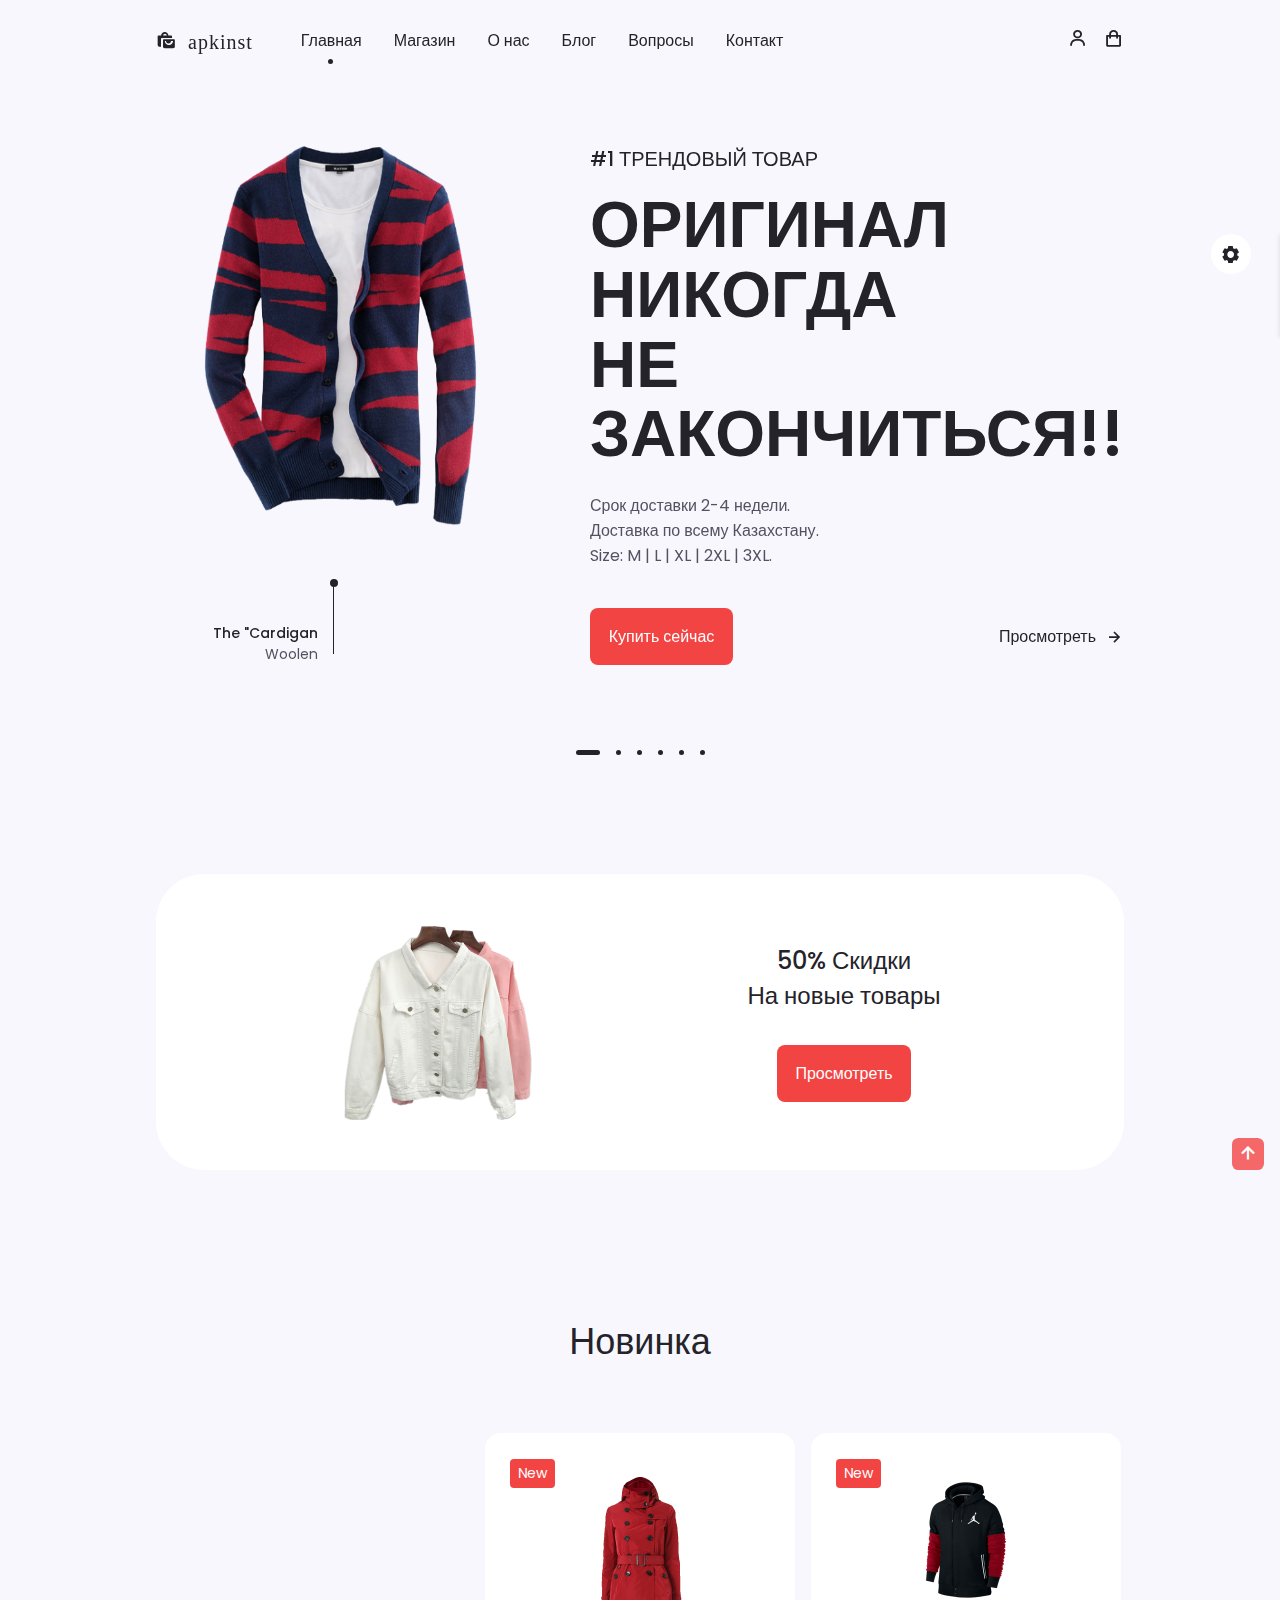
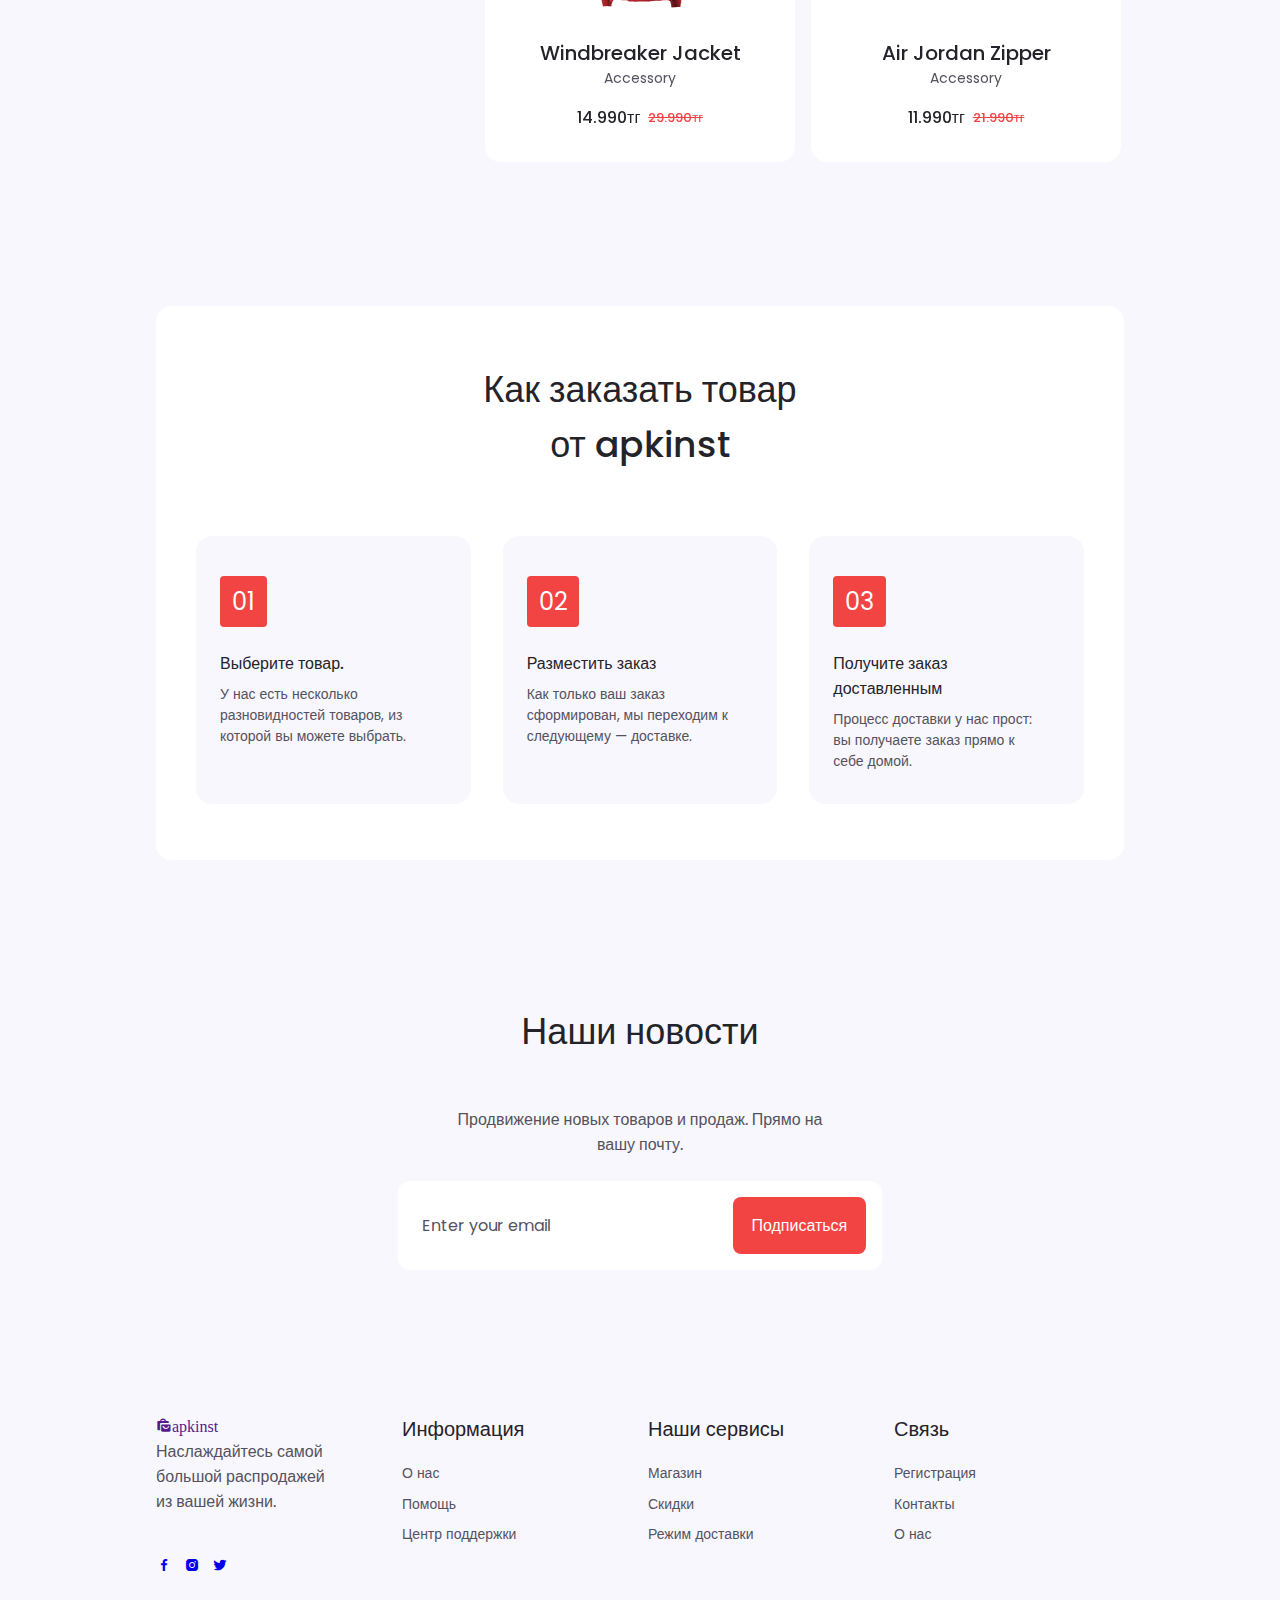
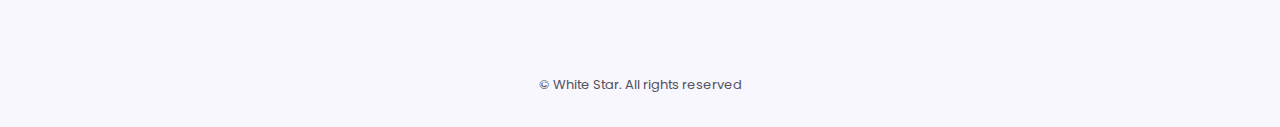
<file: index.html>
<!DOCTYPE html>
<html lang="en">
<head>
    <meta charset="UTF-8">
    <meta http-equiv="X-UA-Compatible" content="IE=edge">
    <meta name="viewport" content="width=device-width, initial-scale=1.0">

    <!--=============== BOXICONS ===============-->
    <link href='https://unpkg.com/boxicons@2.1.4/css/boxicons.min.css' rel='stylesheet'>

    <!--=============== SWIPER CSS ===============-->
    <link rel="stylesheet" href="assets/css/swiper-bundle.min.css">

    <!--=============== CSS ===============-->
    <link rel="stylesheet" href="assets/css/style.css">
    <link rel="stylesheet"  class="js-color-style" href="assets/css/colors/color-1.css">

    <title>Веб Сайт Apkinst</title>
</head>
<body>
    <!--=============== HEADER ===============-->
    <header class="header" id="header">
        <nav class="nav container">
            <a href="index.html" class="nav__logo">
                <i class="bx bxs-shopping-bags nav__logo-icon"> apkinst</i>
            </a>

            <div class="nav__menu" id="nav-menu">
                <ul class="nav__list">
                    <li class="nav__item">
                        <a href="index.html" class="nav__link active-link">Главная</a>
                    </li>
                    <li class="nav__item">
                        <a href="shop.html" class="nav__link">Магазин</a>
                    </li>
                    <li class="nav__item">
                        <a href="about.html" class="nav__link">О нас</a>
                    </li>
                    <li class="nav__item">
                        <a href="blog.html" class="nav__link">Блог</a>
                    </li>
                    <li class="nav__item">
                        <a href="faq.html" class="nav__link">Вопросы</a>
                    </li>
                    <li class="nav__item">
                        <a href="contact.html" class="nav__link">Контакт</a>
                    </li>
                </ul>

                <div class="nav__close" id="nav-close">
                    <i class="bx bx-x"></i>
                </div>
            </div>
            <div class="nav__bnts">
                <div class="login__toggle" id="login-button">
                    <i class="bx bx-user"></i>
                </div>

                <div class="nav__shop" id="cart-shop">
                    <i class="bx bx-shopping-bag"></i>
                </div>

                <div class="nav__toggle" id="nav-toggle">
                    <i class="bx bx-grid-alt"></i>
                </div>
            </div>
        </nav>
    </header>

    <!--=============== CART ===============-->
    <div class="cart" id="cart">
        <i class="bx bx-x cart__close" id="cart-close"></i>

        <h2 class="cart__title-center">Корзина</h2>

        <div class="cart__container">
            <article class="cart__card">
                <div class="cart__box">
                    <img src="assets/img/cart-1.png" alt="" class="cart__img">
                </div>
                <div class="cart__details">
                    <h3 class="cart__title">hoodie</h3>
                    <span class="cart__price">12.000тг</span>

                    <div class="cart__amount">
                        <div class="cart__amount-content">
                            <span class="cart__amount-box">
                                <i class="bx bx-minus"></i>
                            </span>
                            <span class="cart__amount-number">1</span>
                            <span class="cart__amount-box">
                                <i class="bx bx-plus"></i>
                            </span>
                        </div>
                        <i class="bx bx-trash-alt cart__amount-trash"></i>
                    </div>
                </div>
            </article>

            <article class="cart__card">
                <div class="cart__box">
                    <img src="assets/img/cart-2.png" alt="" class="cart__img">
                </div>
                <div class="cart__details">
                    <h3 class="cart__title">Cardigan Hoodie</h3>
                    <span class="cart__price">16.000тг</span>

                    <div class="cart__amount">
                        <div class="cart__amount-content">
                            <span class="cart__amount-box">
                                <i class="bx bx-minus"></i>
                            </span>
                            <span class="cart__amount-number">1</span>
                            <span class="cart__amount-box">
                                <i class="bx bx-plus"></i>
                            </span>
                        </div>
                        <i class="bx bx-trash-alt cart__amount-trash"></i>
                    </div>
                </div>
            </article>

            <article class="cart__card">
                <div class="cart__box">
                    <img src="assets/img/cart-3.png" alt="" class="cart__img">
                </div>
                <div class="cart__details">
                    <h3 class="cart__title">Cartoon</h3>
                    <span class="cart__price">10.000тг</span>

                    <div class="cart__amount">
                        <div class="cart__amount-content">
                            <span class="cart__amount-box">
                                <i class="bx bx-minus"></i>
                            </span>
                            <span class="cart__amount-number">1</span>
                            <span class="cart__amount-box">
                                <i class="bx bx-plus"></i>
                            </span>
                        </div>
                        <i class="bx bx-trash-alt cart__amount-trash"></i>
                    </div>
                </div>
            </article>
        </div>

        <div class="cart__prices">
            <span class="cart__prices-item">3 товара</span>
            <span class="cart__prices-total">38.000тг</span>
        </div>
    </div>

    <!--=============== LOGIN ===============-->
    <div class="login" id="login">
        <i class="bx bx-x login__close" id="login-close"></i>
        <h2 class="login__title-center">Войти</h2>
        <form action="" class="login__form grid">
            <div class="login__content">
                <label for="" class="login__label">Почта</label>
                <input type="email" class="login__input">
            </div>

            <div class="login__content">
                <label for="" class="login__label">Пароль</label>
                <input type="password" class="login__input">
            </div>
            <div>
                <a href="" class="button">Войти</a>
            </div>
            <div>
                <p class="signup">Все ещё не вошли?<a href="registration.html"> Регистрация</a></p>
            </div>
        </form>
    </div>

    <!--=============== MAIN ===============-->
    <main class="main">
        <!--=============== HOME ===============-->
     <section class="home container">
        <div class="swiper home-swiper">
            <div class="swiper-wrapper">
                <!--HOME SWIPER 1-->
                <section class="swiper-slide">
                    <div class="home__content grid">
                        <div class="home__group">
                            <img src="assets/img/slide-2.png" alt="" class="home__img">
                            <div class="home__indicator"></div>

                            <div class="home__details-img">
                                <h4 class="home__details-title">The "Cardigan</h4>
                                <span class="home__details-subtitle">Woolen</span>
                            </div>
                        </div>

                        <div class="home__data">
                            <h3 class="home__subtitle">#1 Трендовый товар</h3>
                            <h1 class="home__title">ОРИГИНАЛ<br> НИКОГДА<br>НЕ ЗАКОНЧИТЬСЯ!!</h1>
                            <p class="home__description">Срок доставки 2-4 недели. <br>Доставка по всему Казахстану.<br> Size: M | L | XL | 2XL | 3XL.</p>
                            <div class="home__buttons">
                                <a href="details.html" class="button">Купить сейчас</a>
                                <a href="details.html" class="button--link button--flex">Просмотреть <i class="bx bx-right-arrow-alt button__icon"></i></a>
                            </div>
                        </div>
                    </div>
                </section>
                <!--HOME SWIPER 2-->
                <section class="swiper-slide">
                    <div class="home__content grid">
                        <div class="home__group">
                            <img src="assets/img/slide-3.png" alt="" class="home__img">
                            <div class="home__indicator"></div>

                            <div class="home__details-img">
                                <h4 class="home__details-title">Jqueezy</h4>
                                <span class="home__details-subtitle">Ski Suit</span>
                            </div>
                        </div>

                        <div class="home__data">
                            <h3 class="home__subtitle">#2 Самое лучшие дуо</h3>
                            <h1 class="home__title">ТОП<br> ЗИМА<br>2024</h1>
                            <p class="home__description">Срок доставки 2-4 недели. <br>Доставка по всему Казахстану.<br> Size: M | L | XL | 2XL | 3XL.</p>
                            <div class="home__buttons">
                                <a href="details.html" class="button">Купить сейчас</a>
                                <a href="details.html" class="button--link button--flex">Просмотреть <i class="bx bx-right-arrow-alt button__icon"></i></a>
                            </div>
                        </div>
                    </div>
                </section>
                <!--HOME SWIPER 3-->
                <section class="swiper-slide">
                    <div class="home__content grid">
                        <div class="home__group">
                            <img src="assets/img/slide-1.png" alt="" class="home__img">
                            <div class="home__indicator"></div>

                            <div class="home__details-img">
                                <h4 class="home__details-title">Jurry</h4>
                                <span class="home__details-subtitle">Zipper</span>
                            </div>
                        </div>

                        <div class="home__data">
                            <h3 class="home__subtitle">#3 Трендовый товар</h3>
                            <h1 class="home__title">СКИДКА 20%<br>НА<br>ЭТОТ ТОВАР</h1>
                            <p class="home__description">Срок доставки 2-4 недели. <br>Доставка по всему Казахстану.<br> Size: M | L | XL | 2XL | 3XL.</p>
                            <div class="home__buttons">
                                <a href="details.html" class="button">Купить сейчас</a>
                                <a href="details.html" class="button--link button--flex">Просмотреть <i class="bx bx-right-arrow-alt button__icon"></i></a>
                            </div>
                        </div>
                    </div>
                </section>
            </div>
            <div class="swiper-pagination"></div>
        </div>
     </section>

        <!--=============== DISCOUNT ===============-->
        <section class="discount section">
            <div class="discount__container container grid">
                <img src="assets/img/discount.png" alt="" class="discount__img">

                <div class="discount__data">
                    <h2 class="discount__title">50% Скидки <br> На новые товары</h2>
                    <a href="#" class="button">Просмотреть</a>
                </div>
            </div>
        </section>

        <!--=============== NEW ARRIVALS ===============-->
        <section class="new section">
            <h2 class="section__title">Новинка</h2>

            <div class="new__container container">
                <div class="swiper new-swiper">
                    <div class="swiper-wrapper">
                        <!--NEW_1-->
                        <div class="new__content swiper-slide">
                            <div class="new__tag">New</div>
                            <img src="assets/img/new-1.png" alt="" class="new__img">
                            <h3 class="new__title">Windbreaker Jacket</h3>
                            <span class="new__subtitle">Accessory</span>

                            <div class="new__prices">
                                <span class="new__price">14.990тг</span>
                                <span class="new__discount">29.990тг</span>
                            </div>

                            <a href="details.html" class="button new__button">
                                <i class="bx bx-cart-alt new__icon"></i>
                            </a>
                        </div>
                         <!--NEW_2-->
                         <div class="new__content swiper-slide">
                            <div class="new__tag">New</div>
                            <img src="assets/img/new-2.png" alt="" class="new__img">
                            <h3 class="new__title">Air Jordan Zipper</h3>
                            <span class="new__subtitle">Accessory</span>

                            <div class="new__prices">
                                <span class="new__price">11.990тг</span>
                                <span class="new__discount">21.990тг</span>
                            </div>

                            <a href="details.html" class="button new__button">
                                <i class="bx bx-cart-alt new__icon"></i>
                            </a>
                        </div>
                        <!--NEW_3-->
                        <div class="new__content swiper-slide">
                            <div class="new__tag">New</div>
                            <img src="assets/img/new-3.png" alt="" class="new__img">
                            <h3 class="new__title">Fur Jacket</h3>
                            <span class="new__subtitle">Accessory</span>

                            <div class="new__prices">
                                <span class="new__price">4.990тг</span>
                                <span class="new__discount">9.990тг</span>
                            </div>

                            <a href="details.html" class="button new__button">
                                <i class="bx bx-cart-alt new__icon"></i>
                            </a>
                        </div>
                        <!--NEW_4-->
                        <div class="new__content swiper-slide">
                            <div class="new__tag">New</div>
                            <img src="assets/img/new-4.png" alt="" class="new__img">
                            <h3 class="new__title">Fleece Jacket</h3>
                            <span class="new__subtitle">Accessory</span>

                            <div class="new__prices">
                                <span class="new__price">24.990тг</span>
                                <span class="new__discount">44.990тг</span>
                            </div>

                            <a href="details.html" class="button new__button">
                                <i class="bx bx-cart-alt new__icon"></i>
                            </a>
                        </div>
                        <!--NEW_5-->
                        <div class="new__content swiper-slide">
                            <div class="new__tag">New</div>
                            <img src="assets/img/new-5.png" alt="" class="new__img">
                            <h3 class="new__title">Nike Hoodie</h3>
                            <span class="new__subtitle">Accessory</span>

                            <div class="new__prices">
                                <span class="new__price">7.990тг</span>
                                <span class="new__discount">14.990тг</span>
                            </div>

                            <a href="details.html" class="button new__button">
                                <i class="bx bx-cart-alt new__icon"></i>
                            </a>
                        </div>
                        <!--NEW_6-->
                        <div class="new__content swiper-slide">
                            <div class="new__tag">New</div>
                            <img src="assets/img/new-6.png" alt="" class="new__img">
                            <h3 class="new__title">Fleece Jacket</h3>
                            <span class="new__subtitle">Accessory</span>

                            <div class="new__prices">
                                <span class="new__price">5.990тг</span>
                                <span class="new__discount">12.990тг</span>
                            </div>

                            <a href="details.html" class="button new__button">
                                <i class="bx bx-cart-alt new__icon"></i>
                            </a>
                        </div>
                    </div>
                </div>
            </div>
        </section>

        <!--=============== STEPS ===============-->
        <section class="steps section container">
            <div class="steps__bg">
                <h2 class="section__title">Как заказать товар<br> от apkinst</h2>
                <div class="steps__container grid">
                    <!--STEP-1-->
                    <div class="steps__card">
                        <div class="steps__card-number">01</div>
                        <h3 class="steps__card-title">Выберите товар.</h3>
                        <p class="steps__card-description">
                            У нас есть несколько разновидностей товаров, из которой вы можете выбрать.
                        </p>
                    </div>
                    <!--STEP-2-->
                    <div class="steps__card">
                        <div class="steps__card-number">02</div>
                        <h3 class="steps__card-title">Разместить заказ</h3>
                        <p class="steps__card-description">
                            Как только ваш заказ сформирован, мы переходим к следующему — доставке.
                        </p>
                    </div>
                    <!--STEP-3-->
                    <div class="steps__card">
                        <div class="steps__card-number">03</div>
                        <h3 class="steps__card-title">Получите заказ доставленным</h3>
                        <p class="steps__card-description">
                            Процесс доставки у нас прост: вы получаете заказ прямо к себе домой.
                        </p>
                    </div>
                </div>
            </div>
        </section>

        <!--=============== NEWSLETTER ===============-->
        <section class="newsletter section">
            <div class="newsletter__container container">
                <h2 class="section__title">Наши новости</h2>
                <p class="newsletter__description">
                    Продвижение новых товаров и продаж. Прямо на вашу почту.
                </p>

                <form action="" class="newsletter__form">
                    <input type="text" placeholder="Enter your email" class="newsletter__input">
                    <button class="button">Подписаться</button>
                </form>
            </div>
        </section>
    </main>

    <!--=============== FOOTER ===============-->
    <footer class="footer section">
        <div class="footer__container container grid">
            <!--FOOTER CONTENT-1-->
            <div class="footer__content">
                <a href="" class="footer_logo">
                    <i class="bx bxs-shopping-bags footer__logo-icon">apkinst</i>
                </a>

                <p class="footer__description">Наслаждайтесь самой большой распродажей<br> из вашей жизни.</p>

                <div class="footer__social">
                    <a href="https://www.instagram.com/mazu.shop.kz/" class="footer__social-link"><i class="bx bxl-facebook"></i></a>
                    <a href="https://www.instagram.com/mazu.shop.kz/" class="footer__social-link"><i class="bx bxl-instagram-alt"></i></a>
                    <a href="https://www.instagram.com/mazu.shop.kz/" class="footer__social-link"><i class="bx bxl-twitter"></i></a>
                </div>
            </div>
             <!--FOOTER CONTENT-2-->
             <div class="footer__content">
                <h3 class="footer__title">Информация</h3>

                <ul class="footer__links">
                    <li><a href="about.html" class="footer__link"> О нас</a></li>
                    <li><a href="about.html" class="footer__link"> Помощь</a></li>
                    <li><a href="about.html" class="footer__link">Центр поддержки </a></li>
                </ul>
            </div>
            <!--FOOTER CONTENT-3-->
            <div class="footer__content">
                <h3 class="footer__title">Наши сервисы</h3>

                <ul class="footer__links">
                    <li><a href="shop.html" class="footer__link">Магазин</a></li>
                    <li><a href="shop.html" class="footer__link">Скидки</a></li>
                    <li><a href="shop.html" class="footer__link">Режим доставки</a></li>
                </ul>
            </div>
            <!--FOOTER CONTENT-4-->
            <div class="footer__content">
                <h3 class="footer__title">Связь</h3>

                <ul class="footer__links">
                    <li><a href="index.html" class="footer__link">Регистрация</a></li>
                    <li><a href="contact.html" class="footer__link">Контакты</a></li>
                    <li><a href="about.html" class="footer__link">О нас</a></li>
                </ul>
            </div>
        </div>

        <span class="footer__copy">&#169; White Star. All rights reserved</span>
    </footer>

    <!--=============== SCROLL UP ===============-->
    <a href="#" class="scrollup" id="scroll-up">
        <i class="bx bx-up-arrow-alt scrollup__icon"></i>
    </a>
    <!--=============== STYLE SWITCHER ===============-->
    <div class="style__switcher">
        <div class="style__switcher-toggler s__icon">
            <i class="bx bxs-cog bx-spin"></i>
        </div>  
        <h4>Theme Colors</h4>
        <div class="theme__colors js-theme-colors">
            <button  type="button" data-js-theme-color="color-1" class="js-theme-color-item active theme__button color-1"><i class="bx bx-check"></i></button>
            <button  type="button" data-js-theme-color="color-2" class="js-theme-color-item theme__button color-2"><i class="bx bx-check"></i></button>
            <button  type="button" data-js-theme-color="color-3" class="js-theme-color-item theme__button color-3"><i class="bx bx-check"></i></button>
            <button  type="button" data-js-theme-color="color-4" class="js-theme-color-item theme__button color-4"><i class="bx bx-check"></i></button>
            <button  type="button" data-js-theme-color="color-5" class="js-theme-color-item theme__button color-5"><i class="bx bx-check"></i></button>
        </div>
    </div>
    <!--=============== SWIPER JS ===============-->
    <script src="assets/js/swiper-bundle.min.js"></script>

    <!--=============== JS ===============-->
    <script src="assets/js/main.js"></script>
</body>
</html>
</file>
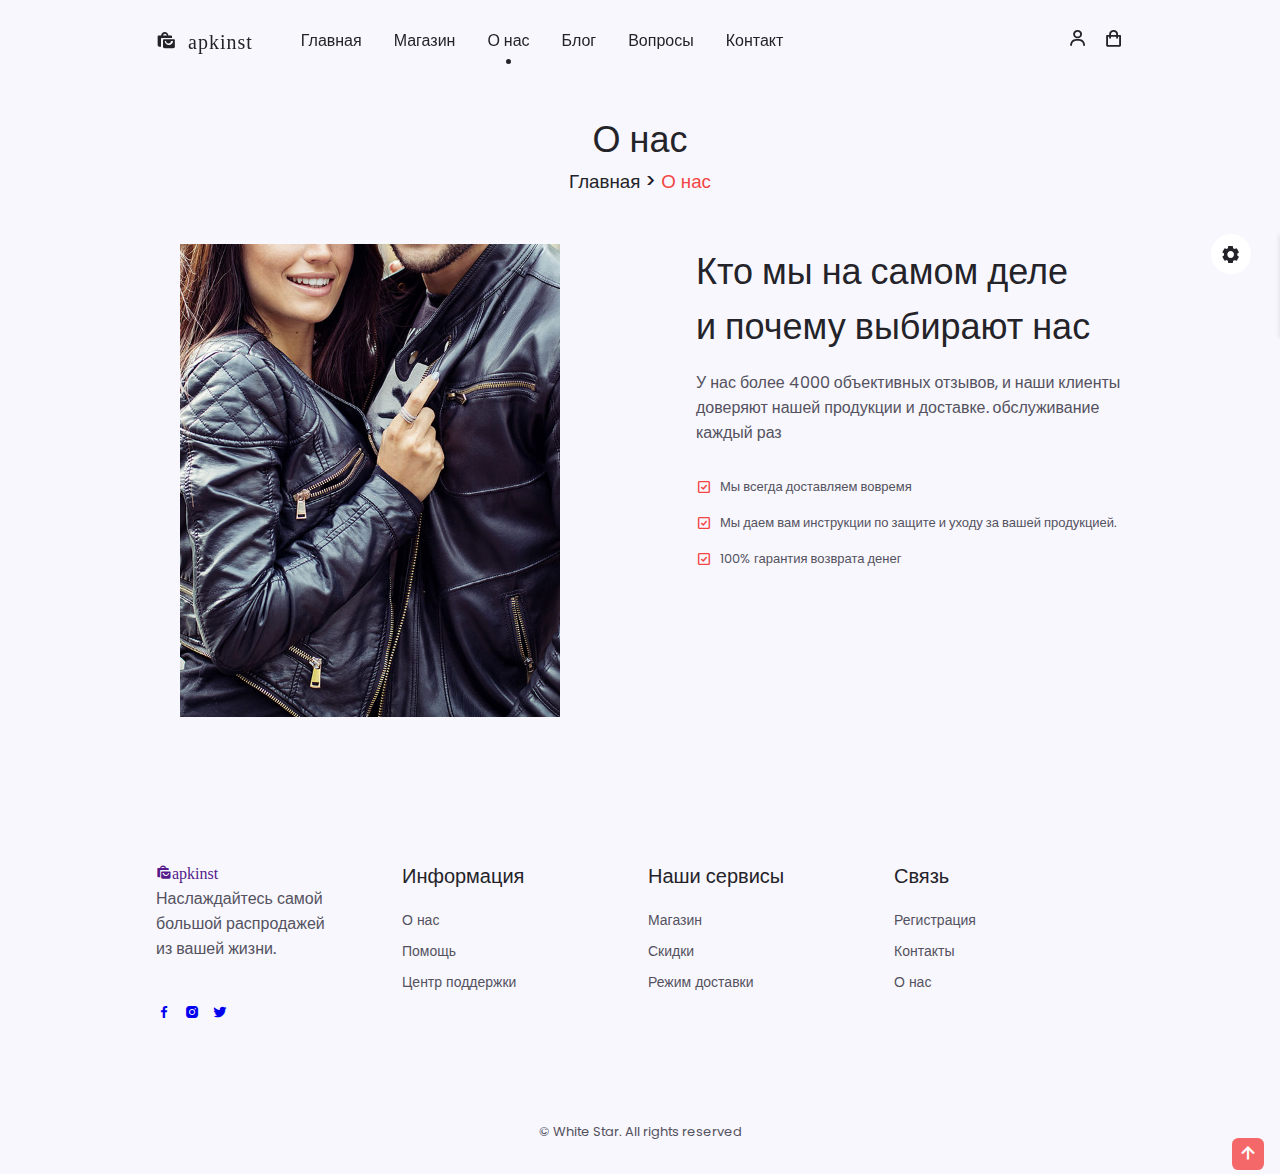
<file: about.html>
<!DOCTYPE html>
<html lang="en">
<head>
    <meta charset="UTF-8">
    <meta http-equiv="X-UA-Compatible" content="IE=edge">
    <meta name="viewport" content="width=device-width, initial-scale=1.0">

    <!--=============== BOXICONS ===============-->
    <link rel="stylesheet" href="https://cdn.jsdelivr.net/npm/boxicons@latest/css/boxicons.min.css">

    <!--=============== SWIPER CSS ===============-->
    <link rel="stylesheet" href="assets/css/swiper-bundle.min.css">

    <!--=============== CSS ===============-->
    <link rel="stylesheet" href="assets/css/style.css">
    <link rel="stylesheet"  class="js-color-style" href="assets/css/colors/color-1.css">

    <title>Responsive apkinst website - White Star</title>
</head>
<body>
    <!--=============== HEADER ===============-->
    <header class="header" id="header">
        <nav class="nav container">
            <a href="index.html" class="nav__logo">
                <i class="bx bxs-shopping-bags nav__logo-icon"> apkinst</i>
            </a>

            <div class="nav__menu" id="nav-menu">
                <ul class="nav__list">
                    <li class="nav__item">
                        <a href="index.html" class="nav__link">Главная</a>
                    </li>
                    <li class="nav__item">
                        <a href="shop.html" class="nav__link">Магазин</a>
                    </li>
                    <li class="nav__item">
                        <a href="about.html" class="nav__link active-link">О нас</a>
                    </li>
                    <li class="nav__item">
                        <a href="blog.html" class="nav__link">Блог</a>
                    </li>
                    <li class="nav__item">
                        <a href="faq.html" class="nav__link">Вопросы</a>
                    </li>
                    <li class="nav__item">
                        <a href="contact.html" class="nav__link">Контакт</a>
                    </li>
                </ul>

                <div class="nav__close" id="nav-close">
                    <i class="bx bx-x"></i>
                </div>
            </div>
            <div class="nav__bnts">
                <div class="login__toggle" id="login-button">
                    <i class="bx bx-user"></i>
                </div>

                <div class="nav__shop" id="cart-shop">
                    <i class="bx bx-shopping-bag"></i>
                </div>

                <div class="nav__toggle" id="nav-toggle">
                    <i class="bx bx-grid-alt"></i>
                </div>
            </div>
        </nav>
    </header>

    <!--=============== CART ===============-->
    <div class="cart" id="cart">
        <i class="bx bx-x cart__close" id="cart-close"></i>

        <h2 class="cart__title-center">Корзина</h2>

        <div class="cart__container">
            <article class="cart__card">
                <div class="cart__box">
                    <img src="assets/img/cart-1.png" alt="" class="cart__img">
                </div>
                <div class="cart__details">
                    <h3 class="cart__title">hoodie</h3>
                    <span class="cart__price">12.000тг</span>

                    <div class="cart__amount">
                        <div class="cart__amount-content">
                            <span class="cart__amount-box">
                                <i class="bx bx-minus"></i>
                            </span>
                            <span class="cart__amount-number">1</span>
                            <span class="cart__amount-box">
                                <i class="bx bx-plus"></i>
                            </span>
                        </div>
                        <i class="bx bx-trash-alt cart__amount-trash"></i>
                    </div>
                </div>
            </article>

            <article class="cart__card">
                <div class="cart__box">
                    <img src="assets/img/cart-2.png" alt="" class="cart__img">
                </div>
                <div class="cart__details">
                    <h3 class="cart__title">Cardigan Hoodie</h3>
                    <span class="cart__price">16.000тг</span>

                    <div class="cart__amount">
                        <div class="cart__amount-content">
                            <span class="cart__amount-box">
                                <i class="bx bx-minus"></i>
                            </span>
                            <span class="cart__amount-number">1</span>
                            <span class="cart__amount-box">
                                <i class="bx bx-plus"></i>
                            </span>
                        </div>
                        <i class="bx bx-trash-alt cart__amount-trash"></i>
                    </div>
                </div>
            </article>

            <article class="cart__card">
                <div class="cart__box">
                    <img src="assets/img/cart-3.png" alt="" class="cart__img">
                </div>
                <div class="cart__details">
                    <h3 class="cart__title">Cartoon</h3>
                    <span class="cart__price">10.000тг</span>

                    <div class="cart__amount">
                        <div class="cart__amount-content">
                            <span class="cart__amount-box">
                                <i class="bx bx-minus"></i>
                            </span>
                            <span class="cart__amount-number">1</span>
                            <span class="cart__amount-box">
                                <i class="bx bx-plus"></i>
                            </span>
                        </div>
                        <i class="bx bx-trash-alt cart__amount-trash"></i>
                    </div>
                </div>
            </article>
        </div>

        <div class="cart__prices">
            <span class="cart__prices-item">3 товара</span>
            <span class="cart__prices-total">38.000тг</span>
        </div>
    </div>

    <!--=============== LOGIN ===============-->
    <div class="login" id="login">
        <i class="bx bx-x login__close" id="login-close"></i>
        <h2 class="login__title-center">Войти</h2>
        <form action="" class="login__form grid">
            <div class="login__content">
                <label for="" class="login__label">Почта</label>
                <input type="email" class="login__input">
            </div>

            <div class="login__content">
                <label for="" class="login__label">Пароль</label>
                <input type="password" class="login__input">
            </div>
            <div>
                <a href="" class="button">Войти</a>
            </div>
            <div>
                <p class="signup">Все ещё не вошли?<a href="registration.html"> Регистрация</a></p>
            </div>
        </form>
    </div>

    <!--=============== MAIN ===============-->
    <main class="main">
        <!--=============== ABOUT ===============-->
        <section class="about section container">
            <h2 class="breadcrumb__title">О нас</h2>
            <h3 class="breadcrumb__subtitle">Главная ><span> О нас</span></h3>

            <div class="about__container grid">
                <img src="assets/img/about-img.jpg" alt="" class="about__img">
                <div class="about__data">
                    <h2 class="section__title about__title">
                        Кто мы на самом деле <br> и почему выбирают нас
                    </h2>

                    <p class="about__description">
                        У нас более 4000 объективных отзывов, и наши клиенты доверяют нашей продукции и доставке.
                        обслуживание каждый раз
                    </p>
                    <div class="about__details">
                        <p class="about__details-description">
                            <i class="bx bx-check-square about__details-icon"></i>
                            Мы всегда доставляем вовремя
                        </p>
                        <p class="about__details-description">
                            <i class="bx bx-check-square about__details-icon"></i>
                            Мы даем вам инструкции по защите и уходу за вашей продукцией.
                        </p>
                        <p class="about__details-description">
                            <i class="bx bx-check-square about__details-icon"></i>
                            100% гарантия возврата денег
                        </p>
                    </div>
                </div>
            </div>
        </section>
    </main>

    <!--=============== FOOTER ===============-->
    <footer class="footer section">
        <div class="footer__container container grid">
            <!--FOOTER CONTENT-1-->
            <div class="footer__content">
                <a href="" class="footer_logo">
                    <i class="bx bxs-shopping-bags footer__logo-icon">apkinst</i>
                </a>

                <p class="footer__description">Наслаждайтесь самой большой распродажей<br> из вашей жизни.</p>

                <div class="footer__social">
                    <a href="https://www.instagram.com/mazu.shop.kz/" class="footer__social-link"><i class="bx bxl-facebook"></i></a>
                    <a href="https://www.instagram.com/mazu.shop.kz/" class="footer__social-link"><i class="bx bxl-instagram-alt"></i></a>
                    <a href="https://www.instagram.com/mazu.shop.kz/" class="footer__social-link"><i class="bx bxl-twitter"></i></a>
                </div>
            </div>
             <!--FOOTER CONTENT-2-->
             <div class="footer__content">
                <h3 class="footer__title">Информация</h3>

                <ul class="footer__links">
                    <li><a href="about.html" class="footer__link"> О нас</a></li>
                    <li><a href="about.html" class="footer__link"> Помощь</a></li>
                    <li><a href="about.html" class="footer__link">Центр поддержки </a></li>
                </ul>
            </div>
            <!--FOOTER CONTENT-3-->
            <div class="footer__content">
                <h3 class="footer__title">Наши сервисы</h3>

                <ul class="footer__links">
                    <li><a href="shop.html" class="footer__link">Магазин</a></li>
                    <li><a href="shop.html" class="footer__link">Скидки</a></li>
                    <li><a href="shop.html" class="footer__link">Режим доставки</a></li>
                </ul>
            </div>
            <!--FOOTER CONTENT-4-->
            <div class="footer__content">
                <h3 class="footer__title">Связь</h3>

                <ul class="footer__links">
                    <li><a href="index.html" class="footer__link">Регистрация</a></li>
                    <li><a href="contact.html" class="footer__link">Контакты</a></li>
                    <li><a href="about.html" class="footer__link">О нас</a></li>
                </ul>
            </div>
        </div>

        <span class="footer__copy">&#169; White Star. All rights reserved</span>
    </footer>
    <!--=============== SCROLL UP ===============-->
    <a href="#" class="scrollup" id="scroll-up">
        <i class="bx bx-up-arrow-alt scrollup__icon"></i>
    </a>
    <!--=============== STYLE SWITCHER ===============-->
    <div class="style__switcher">
        <div class="style__switcher-toggler s__icon">
            <i class="bx bxs-cog bx-spin"></i>
        </div>  
        <h4>Theme Colors</h4>
        <div class="theme__colors js-theme-colors">
            <button  type="button" data-js-theme-color="color-1" class="js-theme-color-item active theme__button color-1"><i class="bx bx-check"></i></button>
            <button  type="button" data-js-theme-color="color-2" class="js-theme-color-item theme__button color-2"><i class="bx bx-check"></i></button>
            <button  type="button" data-js-theme-color="color-3" class="js-theme-color-item theme__button color-3"><i class="bx bx-check"></i></button>
            <button  type="button" data-js-theme-color="color-4" class="js-theme-color-item theme__button color-4"><i class="bx bx-check"></i></button>
            <button  type="button" data-js-theme-color="color-5" class="js-theme-color-item theme__button color-5"><i class="bx bx-check"></i></button>
        </div>
    </div>
    <!--=============== SWIPER JS ===============-->
    <script src="assets/js/swiper-bundle.min.js"></script>

    <!--=============== JS ===============-->
    <script src="assets/js/main.js"></script>
</body>
</html>
</file>
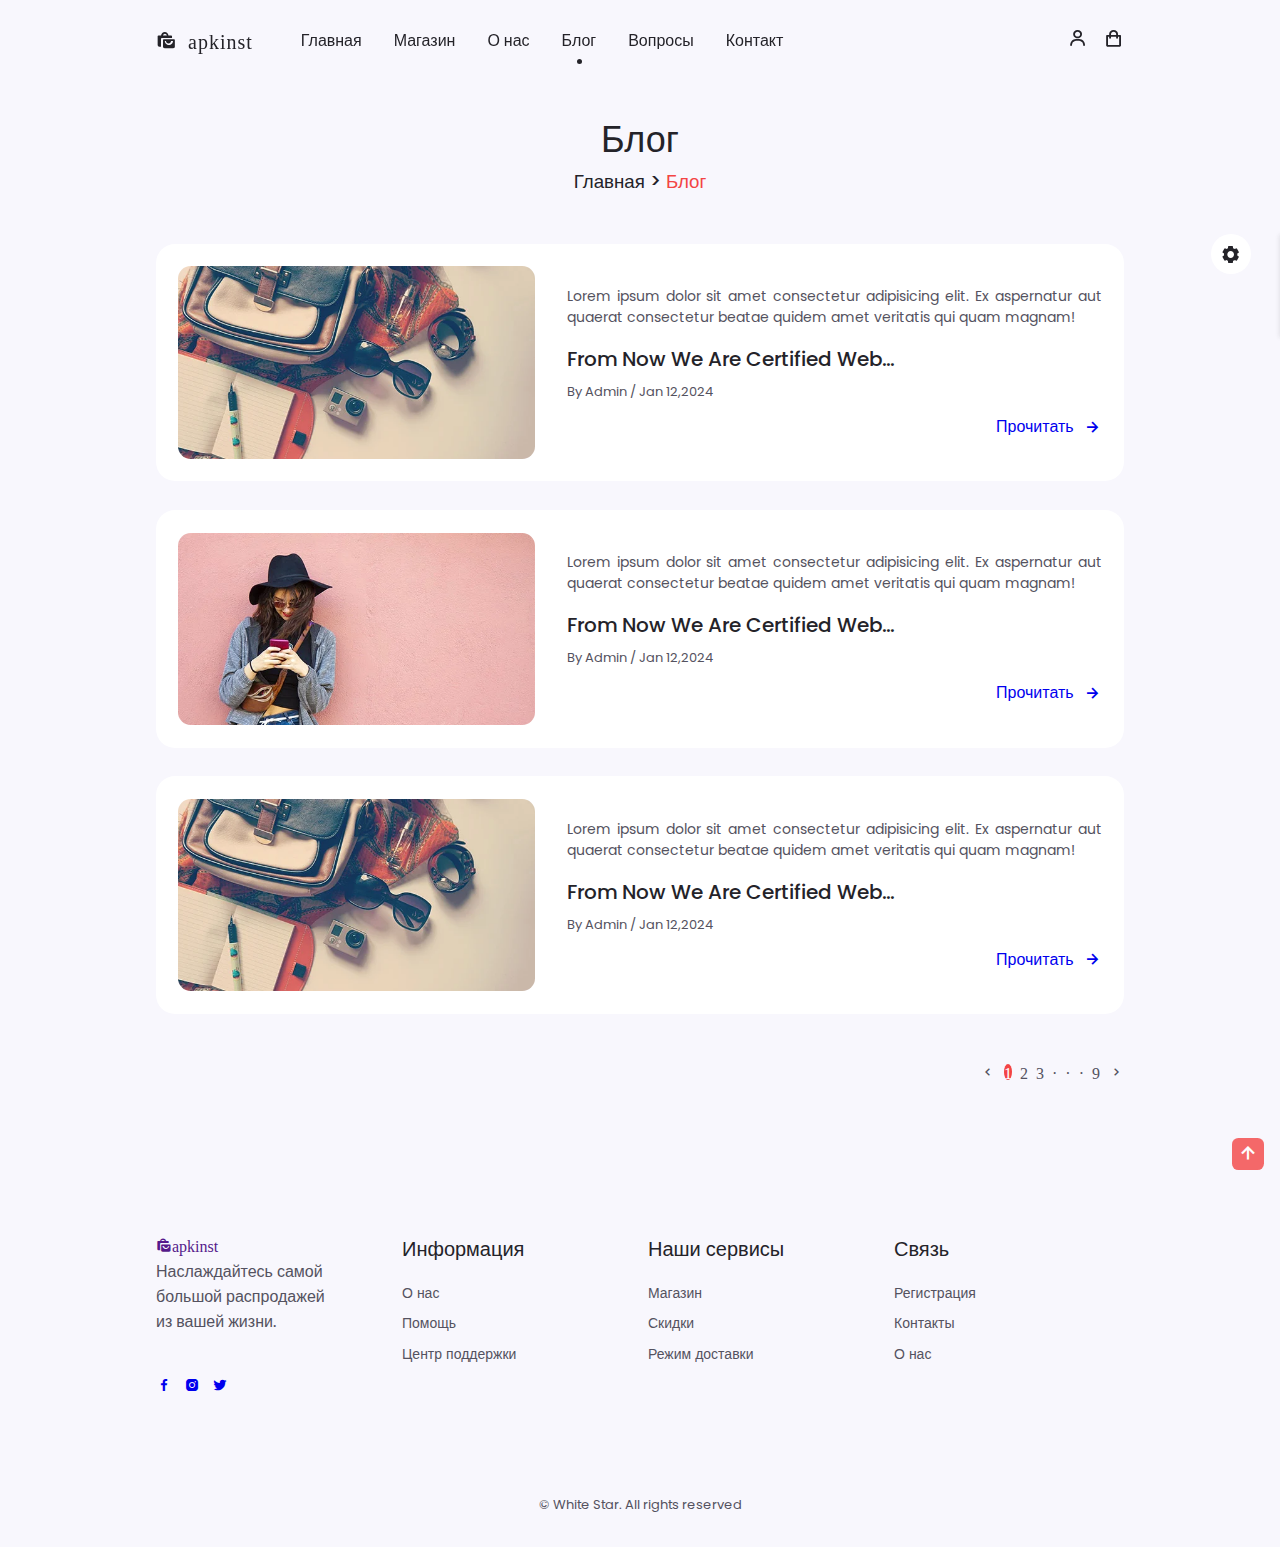
<file: blog.html>
<!DOCTYPE html>
<html lang="en">
<head>
    <meta charset="UTF-8">
    <meta http-equiv="X-UA-Compatible" content="IE=edge">
    <meta name="viewport" content="width=device-width, initial-scale=1.0">

    <!--=============== BOXICONS ===============-->
    <link rel="stylesheet" href="https://cdn.jsdelivr.net/npm/boxicons@latest/css/boxicons.min.css">

    <!--=============== SWIPER CSS ===============-->
    <link rel="stylesheet" href="assets/css/swiper-bundle.min.css">

    <!--=============== CSS ===============-->
    <link rel="stylesheet" href="assets/css/style.css">
    <link rel="stylesheet" class="js-color-style"  href="assets/css/colors/color-1.css">

    <title>Responsive e-commerce website - Crypticalcoder</title>
</head>
<body>
    <!--=============== HEADER ===============-->
    <header class="header" id="header">
        <nav class="nav container">
            <a href="index.html" class="nav__logo">
                <i class="bx bxs-shopping-bags nav__logo-icon"> apkinst</i>
            </a>

            <div class="nav__menu" id="nav-menu">
                <ul class="nav__list">
                    <li class="nav__item">
                        <a href="index.html" class="nav__link">Главная</a>
                    </li>
                    <li class="nav__item">
                        <a href="shop.html" class="nav__link">Магазин</a>
                    </li>
                    <li class="nav__item">
                        <a href="about.html" class="nav__link">О нас</a>
                    </li>
                    <li class="nav__item">
                        <a href="blog.html" class="nav__link active-link">Блог</a>
                    </li>
                    <li class="nav__item">
                        <a href="faq.html" class="nav__link">Вопросы</a>
                    </li>
                    <li class="nav__item">
                        <a href="contact.html" class="nav__link">Контакт</a>
                    </li>
                </ul>

                <div class="nav__close" id="nav-close">
                    <i class="bx bx-x"></i>
                </div>
            </div>
            <div class="nav__bnts">
                <div class="login__toggle" id="login-button">
                    <i class="bx bx-user"></i>
                </div>

                <div class="nav__shop" id="cart-shop">
                    <i class="bx bx-shopping-bag"></i>
                </div>

                <div class="nav__toggle" id="nav-toggle">
                    <i class="bx bx-grid-alt"></i>
                </div>
            </div>
        </nav>
    </header>

    <!--=============== CART ===============-->
    <div class="cart" id="cart">
        <i class="bx bx-x cart__close" id="cart-close"></i>

        <h2 class="cart__title-center">Корзина</h2>

        <div class="cart__container">
            <article class="cart__card">
                <div class="cart__box">
                    <img src="assets/img/cart-1.png" alt="" class="cart__img">
                </div>
                <div class="cart__details">
                    <h3 class="cart__title">hoodie</h3>
                    <span class="cart__price">12.000тг</span>

                    <div class="cart__amount">
                        <div class="cart__amount-content">
                            <span class="cart__amount-box">
                                <i class="bx bx-minus"></i>
                            </span>
                            <span class="cart__amount-number">1</span>
                            <span class="cart__amount-box">
                                <i class="bx bx-plus"></i>
                            </span>
                        </div>
                        <i class="bx bx-trash-alt cart__amount-trash"></i>
                    </div>
                </div>
            </article>

            <article class="cart__card">
                <div class="cart__box">
                    <img src="assets/img/cart-2.png" alt="" class="cart__img">
                </div>
                <div class="cart__details">
                    <h3 class="cart__title">Cardigan Hoodie</h3>
                    <span class="cart__price">16.000тг</span>

                    <div class="cart__amount">
                        <div class="cart__amount-content">
                            <span class="cart__amount-box">
                                <i class="bx bx-minus"></i>
                            </span>
                            <span class="cart__amount-number">1</span>
                            <span class="cart__amount-box">
                                <i class="bx bx-plus"></i>
                            </span>
                        </div>
                        <i class="bx bx-trash-alt cart__amount-trash"></i>
                    </div>
                </div>
            </article>

            <article class="cart__card">
                <div class="cart__box">
                    <img src="assets/img/cart-3.png" alt="" class="cart__img">
                </div>
                <div class="cart__details">
                    <h3 class="cart__title">Cartoon</h3>
                    <span class="cart__price">10.000тг</span>

                    <div class="cart__amount">
                        <div class="cart__amount-content">
                            <span class="cart__amount-box">
                                <i class="bx bx-minus"></i>
                            </span>
                            <span class="cart__amount-number">1</span>
                            <span class="cart__amount-box">
                                <i class="bx bx-plus"></i>
                            </span>
                        </div>
                        <i class="bx bx-trash-alt cart__amount-trash"></i>
                    </div>
                </div>
            </article>
        </div>

        <div class="cart__prices">
            <span class="cart__prices-item">3 товара</span>
            <span class="cart__prices-total">38.000тг</span>
        </div>
    </div>

    <!--=============== LOGIN ===============-->
    <div class="login" id="login">
        <i class="bx bx-x login__close" id="login-close"></i>
        <h2 class="login__title-center">Войти</h2>
        <form action="" class="login__form grid">
            <div class="login__content">
                <label for="" class="login__label">Почта</label>
                <input type="email" class="login__input">
            </div>

            <div class="login__content">
                <label for="" class="login__label">Пароль</label>
                <input type="password" class="login__input">
            </div>
            <div>
                <a href="" class="button">Войти</a>
            </div>
            <div>
                <p class="signup">Все ещё не вошли?<a href="registration.html"> Регистрация</a></p>
            </div>
        </form>
    </div>

    <!--=============== MAIN ===============-->
    <main class="main">
        <!--=============== BLOG ===============-->
        <section class="blog section container">
            <h2 class="breadcrumb__title">Блог</h2>
            <h3 class="breadcrumb__subtitle">Главная ><span> Блог</span></h3>

            <div class="blog__container grid">
                <div class="blog__post grid">
                    <img src="assets/img/blog-1.webp" alt="" class="blog__img">

                    <div class="blog__info">
                        <p class="blog__details">
                            Lorem ipsum dolor sit amet consectetur adipisicing elit. Ex aspernatur aut quaerat consectetur beatae quidem amet veritatis qui quam magnam!
                        </p>
                        <h3 class="blog__title">
                            From Now We Are Certified Web...
                        </h3>
                        <p class="blog__date">
                            By Admin / Jan 12,2024
                        </p>
                        <div class="read__more">
                            <a href="#" class="button__link button--flex">Прочитать <i class="bx bx-right-arrow-alt button__icon"></i></a>
                        </div>
                    </div>
                </div>
                
                <div class="blog__post grid">
                    <img src="assets/img/blog-2.webp" alt="" class="blog__img">

                    <div class="blog__info">
                        <p class="blog__details">
                            Lorem ipsum dolor sit amet consectetur adipisicing elit. Ex aspernatur aut quaerat consectetur beatae quidem amet veritatis qui quam magnam!
                        </p>
                        <h3 class="blog__title">
                            From Now We Are Certified Web...
                        </h3>
                        <p class="blog__date">
                            By Admin / Jan 12,2024
                        </p>
                        <div class="read__more">
                            <a href="#" class="button__link button--flex">Прочитать <i class="bx bx-right-arrow-alt button__icon"></i></a>
                        </div>
                    </div>
                </div>

                <div class="blog__post grid">
                    <img src="assets/img/blog-1.webp" alt="" class="blog__img">

                    <div class="blog__info">
                        <p class="blog__details">
                            Lorem ipsum dolor sit amet consectetur adipisicing elit. Ex aspernatur aut quaerat consectetur beatae quidem amet veritatis qui quam magnam!
                        </p>
                        <h3 class="blog__title">
                            From Now We Are Certified Web...
                        </h3>
                        <p class="blog__date">
                            By Admin / Jan 12,2024
                        </p>
                        <div class="read__more">
                            <a href="#" class="button__link button--flex">Прочитать <i class="bx bx-right-arrow-alt button__icon"></i></a>
                        </div>
                    </div>
                </div>
            </div>
            <div class="pagination">
                <i class="bx bx-chevron-left pagination__icon">
                    <span class="current">1</span>
                    <span>2</span>
                    <span>3</span>
                    <span>&middot; &middot; &middot;</span>
                    <span>9</span>
                    <i class="bx bx-chevron-right pagination__icon"></i>
                </i>
            </div>
        </section>
    </main>

    <!--=============== FOOTER ===============-->
    <footer class="footer section">
        <div class="footer__container container grid">
            <!--FOOTER CONTENT-1-->
            <div class="footer__content">
                <a href="" class="footer_logo">
                    <i class="bx bxs-shopping-bags footer__logo-icon">apkinst</i>
                </a>

                <p class="footer__description">Наслаждайтесь самой большой распродажей<br> из вашей жизни.</p>

                <div class="footer__social">
                    <a href="https://www.instagram.com/mazu.shop.kz/" class="footer__social-link"><i class="bx bxl-facebook"></i></a>
                    <a href="https://www.instagram.com/mazu.shop.kz/" class="footer__social-link"><i class="bx bxl-instagram-alt"></i></a>
                    <a href="https://www.instagram.com/mazu.shop.kz/" class="footer__social-link"><i class="bx bxl-twitter"></i></a>
                </div>
            </div>
             <!--FOOTER CONTENT-2-->
             <div class="footer__content">
                <h3 class="footer__title">Информация</h3>

                <ul class="footer__links">
                    <li><a href="about.html" class="footer__link"> О нас</a></li>
                    <li><a href="about.html" class="footer__link"> Помощь</a></li>
                    <li><a href="about.html" class="footer__link">Центр поддержки </a></li>
                </ul>
            </div>
            <!--FOOTER CONTENT-3-->
            <div class="footer__content">
                <h3 class="footer__title">Наши сервисы</h3>

                <ul class="footer__links">
                    <li><a href="shop.html" class="footer__link">Магазин</a></li>
                    <li><a href="shop.html" class="footer__link">Скидки</a></li>
                    <li><a href="shop.html" class="footer__link">Режим доставки</a></li>
                </ul>
            </div>
            <!--FOOTER CONTENT-4-->
            <div class="footer__content">
                <h3 class="footer__title">Связь</h3>

                <ul class="footer__links">
                    <li><a href="index.html" class="footer__link">Регистрация</a></li>
                    <li><a href="contact.html" class="footer__link">Контакты</a></li>
                    <li><a href="about.html" class="footer__link">О нас</a></li>
                </ul>
            </div>
        </div>

        <span class="footer__copy">&#169; White Star. All rights reserved</span>
    </footer>

    <!--=============== SCROLL UP ===============-->
    <a href="#" class="scrollup" id="scroll-up">
        <i class="bx bx-up-arrow-alt scrollup__icon"></i>
    </a>
    <!--=============== STYLE SWITCHER ===============-->
    <div class="style__switcher">
        <div class="style__switcher-toggler s__icon">
            <i class="bx bxs-cog bx-spin"></i>
        </div>  
        <h4>Theme Colors</h4>
        <div class="theme__colors js-theme-colors">
            <button  type="button" data-js-theme-color="color-1" class="js-theme-color-item active theme__button color-1"><i class="bx bx-check"></i></button>
            <button  type="button" data-js-theme-color="color-2" class="js-theme-color-item theme__button color-2"><i class="bx bx-check"></i></button>
            <button  type="button" data-js-theme-color="color-3" class="js-theme-color-item theme__button color-3"><i class="bx bx-check"></i></button>
            <button  type="button" data-js-theme-color="color-4" class="js-theme-color-item theme__button color-4"><i class="bx bx-check"></i></button>
            <button  type="button" data-js-theme-color="color-5" class="js-theme-color-item theme__button color-5"><i class="bx bx-check"></i></button>
        </div>
    </div>
    <!--=============== SWIPER JS ===============-->
    <script src="assets/js/swiper-bundle.min.js"></script>

    <!--=============== JS ===============-->
    <script src="assets/js/main.js"></script>
</body>
</html>
</file>
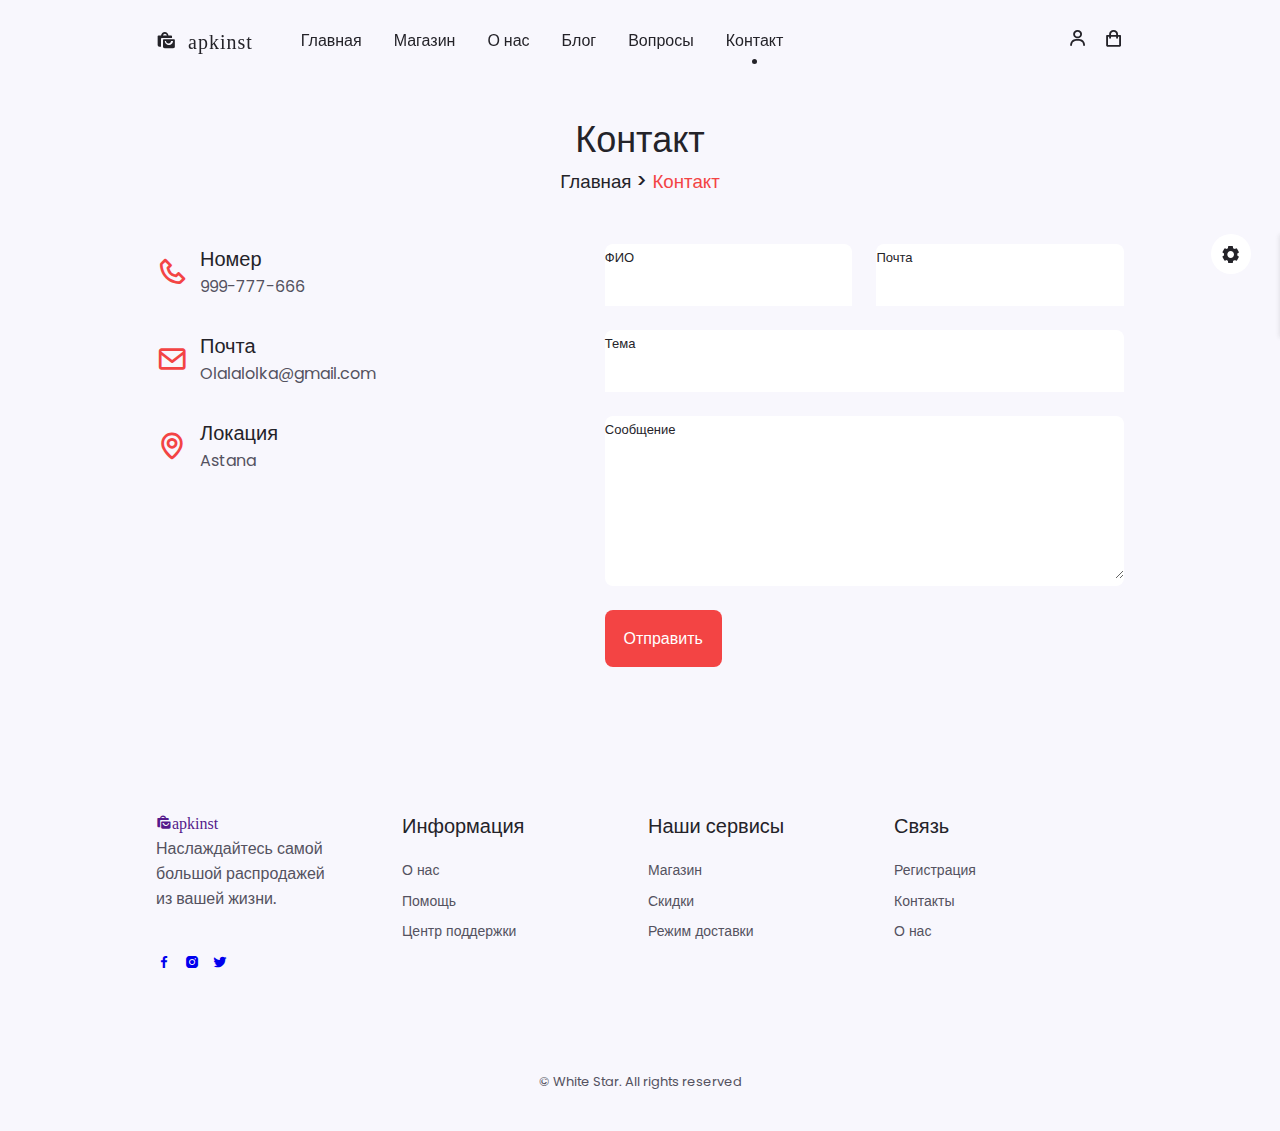
<file: contact.html>
<!DOCTYPE html>
<html lang="en">
<head>
    <meta charset="UTF-8">
    <meta http-equiv="X-UA-Compatible" content="IE=edge">
    <meta name="viewport" content="width=device-width, initial-scale=1.0">

    <!--=============== BOXICONS ===============-->
    <link rel="stylesheet" href="https://cdn.jsdelivr.net/npm/boxicons@latest/css/boxicons.min.css">

    <!--=============== SWIPER CSS ===============-->
    <link rel="stylesheet" href="assets/css/swiper-bundle.min.css">

    <!--=============== CSS ===============-->
    <link rel="stylesheet" href="assets/css/style.css">
    <link rel="stylesheet"  class="js-color-style" href="assets/css/colors/color-1.css">

    <title>Responsive apkinst website - White Star</title>
</head>
<body>
    <!--=============== HEADER ===============-->
    <header class="header" id="header">
        <nav class="nav container">
            <a href="index.html" class="nav__logo">
                <i class="bx bxs-shopping-bags nav__logo-icon"> apkinst</i>
            </a>

            <div class="nav__menu" id="nav-menu">
                <ul class="nav__list">
                    <li class="nav__item">
                        <a href="index.html" class="nav__link">Главная</a>
                    </li>
                    <li class="nav__item">
                        <a href="shop.html" class="nav__link">Магазин</a>
                    </li>
                    <li class="nav__item">
                        <a href="about.html" class="nav__link">О нас</a>
                    </li>
                    <li class="nav__item">
                        <a href="blog.html" class="nav__link">Блог</a>
                    </li>
                    <li class="nav__item">
                        <a href="faq.html" class="nav__link">Вопросы</a>
                    </li>
                    <li class="nav__item">
                        <a href="contact.html" class="nav__link active-link">Контакт</a>
                    </li>
                </ul>

                <div class="nav__close" id="nav-close">
                    <i class="bx bx-x"></i>
                </div>
            </div>
            <div class="nav__bnts">
                <div class="login__toggle" id="login-button">
                    <i class="bx bx-user"></i>
                </div>

                <div class="nav__shop" id="cart-shop">
                    <i class="bx bx-shopping-bag"></i>
                </div>

                <div class="nav__toggle" id="nav-toggle">
                    <i class="bx bx-grid-alt"></i>
                </div>
            </div>
        </nav>
    </header>

    <div class="cart" id="cart">
        <i class="bx bx-x cart__close" id="cart-close"></i>

        <h2 class="cart__title-center">Корзина</h2>

        <div class="cart__container">
            <article class="cart__card">
                <div class="cart__box">
                    <img src="assets/img/cart-1.png" alt="" class="cart__img">
                </div>
                <div class="cart__details">
                    <h3 class="cart__title">hoodie</h3>
                    <span class="cart__price">12.000тг</span>

                    <div class="cart__amount">
                        <div class="cart__amount-content">
                            <span class="cart__amount-box">
                                <i class="bx bx-minus"></i>
                            </span>
                            <span class="cart__amount-number">1</span>
                            <span class="cart__amount-box">
                                <i class="bx bx-plus"></i>
                            </span>
                        </div>
                        <i class="bx bx-trash-alt cart__amount-trash"></i>
                    </div>
                </div>
            </article>

            <article class="cart__card">
                <div class="cart__box">
                    <img src="assets/img/cart-2.png" alt="" class="cart__img">
                </div>
                <div class="cart__details">
                    <h3 class="cart__title">Cardigan Hoodie</h3>
                    <span class="cart__price">16.000тг</span>

                    <div class="cart__amount">
                        <div class="cart__amount-content">
                            <span class="cart__amount-box">
                                <i class="bx bx-minus"></i>
                            </span>
                            <span class="cart__amount-number">1</span>
                            <span class="cart__amount-box">
                                <i class="bx bx-plus"></i>
                            </span>
                        </div>
                        <i class="bx bx-trash-alt cart__amount-trash"></i>
                    </div>
                </div>
            </article>

            <article class="cart__card">
                <div class="cart__box">
                    <img src="assets/img/cart-3.png" alt="" class="cart__img">
                </div>
                <div class="cart__details">
                    <h3 class="cart__title">Cartoon</h3>
                    <span class="cart__price">10.000тг</span>

                    <div class="cart__amount">
                        <div class="cart__amount-content">
                            <span class="cart__amount-box">
                                <i class="bx bx-minus"></i>
                            </span>
                            <span class="cart__amount-number">1</span>
                            <span class="cart__amount-box">
                                <i class="bx bx-plus"></i>
                            </span>
                        </div>
                        <i class="bx bx-trash-alt cart__amount-trash"></i>
                    </div>
                </div>
            </article>
        </div>

        <div class="cart__prices">
            <span class="cart__prices-item">3 товара</span>
            <span class="cart__prices-total">38.000тг</span>
        </div>
    </div>

    <!--=============== LOGIN ===============-->
    <div class="login" id="login">
        <i class="bx bx-x login__close" id="login-close"></i>
        <h2 class="login__title-center">Войти</h2>
        <form action="" class="login__form grid">
            <div class="login__content">
                <label for="" class="login__label">Почта</label>
                <input type="email" class="login__input">
            </div>

            <div class="login__content">
                <label for="" class="login__label">Пароль</label>
                <input type="password" class="login__input">
            </div>
            <div>
                <a href="" class="button">Войти</a>
            </div>
            <div>
                <p class="signup">Все ещё не вошли?<a href="registration.html"> Регистрация</a></p>
            </div>
        </form>
    </div>
    <!--=============== MAIN ===============-->
    <main class="main">
        <!--=============== CONTACT US ===============-->
        <section class="contact section container">
            <h2 class="breadcrumb__title">Контакт</h2>
            <h3 class="breadcrumb__subtitle">Главная ><span> Контакт</span></h3>

            <div class="contact__container grid">
                <div>
                    <div class="contact__information">
                        <i class="bx bx-phone contact__icon"></i>
                        <div>
                            <h3 class="contact__title">Номер</h3>
                            <span class="contact__subtitile">999-777-666</span>
                        </div>
                    </div>

                    <div class="contact__information">
                        <i class="bx bx-envelope contact__icon"></i>
                        <div>
                            <h3 class="contact__title">Почта</h3>
                            <span class="contact__subtitile">Olalalolka@gmail.com</span>
                        </div>
                    </div>

                    <div class="contact__information">
                        <i class="bx bx-map contact__icon"></i>
                        <div>
                            <h3 class="contact__title">Локация</h3>
                            <span class="contact__subtitile">Astana</span>
                        </div>
                    </div>
                </div>

                <form action="" class="contact__form grid">
                    <div class="contact__inputs grid">
                        <div class="contact__content">
                            <label for="" class="contact__label">ФИО</label>
                            <input type="text" class="contact__input">
                        </div>

                        <div class="contact__content">
                            <label for="" class="contact__label">Почта</label>
                            <input type="email" class="contact__input">
                        </div>
                    </div>
                    <div class="contact__content">
                        <label for="" class="contact__label">Тема</label>
                        <input type="text" class="contact__input">
                    </div>

                    <div class="contact__content">
                        <label for="" class="contact__label">Сообщение</label>
                        <textarea name="" id="" rows="7" class="contact__input"></textarea>
                    </div>
                    
                    <div>
                        <a href="" class="button"> Отправить</a>
                    </div>
                </form>
            </div>
        </section>
    </main>

    <!--=============== FOOTER ===============-->
    <footer class="footer section">
        <div class="footer__container container grid">
            <!--FOOTER CONTENT-1-->
            <div class="footer__content">
                <a href="" class="footer_logo">
                    <i class="bx bxs-shopping-bags footer__logo-icon">apkinst</i>
                </a>

                <p class="footer__description">Наслаждайтесь самой большой распродажей<br> из вашей жизни.</p>

                <div class="footer__social">
                    <a href="https://www.instagram.com/mazu.shop.kz/" class="footer__social-link"><i class="bx bxl-facebook"></i></a>
                    <a href="https://www.instagram.com/mazu.shop.kz/" class="footer__social-link"><i class="bx bxl-instagram-alt"></i></a>
                    <a href="https://www.instagram.com/mazu.shop.kz/" class="footer__social-link"><i class="bx bxl-twitter"></i></a>
                </div>
            </div>
             <!--FOOTER CONTENT-2-->
             <div class="footer__content">
                <h3 class="footer__title">Информация</h3>

                <ul class="footer__links">
                    <li><a href="about.html" class="footer__link"> О нас</a></li>
                    <li><a href="about.html" class="footer__link"> Помощь</a></li>
                    <li><a href="about.html" class="footer__link">Центр поддержки </a></li>
                </ul>
            </div>
            <!--FOOTER CONTENT-3-->
            <div class="footer__content">
                <h3 class="footer__title">Наши сервисы</h3>

                <ul class="footer__links">
                    <li><a href="shop.html" class="footer__link">Магазин</a></li>
                    <li><a href="shop.html" class="footer__link">Скидки</a></li>
                    <li><a href="shop.html" class="footer__link">Режим доставки</a></li>
                </ul>
            </div>
            <!--FOOTER CONTENT-4-->
            <div class="footer__content">
                <h3 class="footer__title">Связь</h3>

                <ul class="footer__links">
                    <li><a href="index.html" class="footer__link">Регистрация</a></li>
                    <li><a href="contact.html" class="footer__link">Контакты</a></li>
                    <li><a href="about.html" class="footer__link">О нас</a></li>
                </ul>
            </div>
        </div>

        <span class="footer__copy">&#169; White Star. All rights reserved</span>
    </footer>

    <!--=============== SCROLL UP ===============-->
    <a href="#" class="scrollup" id="scroll-up">
        <i class="bx bx-up-arrow-alt scrollup__icon"></i>
    </a>
    <!--=============== STYLE SWITCHER ===============-->
    <div class="style__switcher">
        <div class="style__switcher-toggler s__icon">
            <i class="bx bxs-cog bx-spin"></i>
        </div>  
        <h4>Theme Colors</h4>
        <div class="theme__colors js-theme-colors">
            <button  type="button" data-js-theme-color="color-1" class="js-theme-color-item active theme__button color-1"><i class="bx bx-check"></i></button>
            <button  type="button" data-js-theme-color="color-2" class="js-theme-color-item theme__button color-2"><i class="bx bx-check"></i></button>
            <button  type="button" data-js-theme-color="color-3" class="js-theme-color-item theme__button color-3"><i class="bx bx-check"></i></button>
            <button  type="button" data-js-theme-color="color-4" class="js-theme-color-item theme__button color-4"><i class="bx bx-check"></i></button>
            <button  type="button" data-js-theme-color="color-5" class="js-theme-color-item theme__button color-5"><i class="bx bx-check"></i></button>
        </div>
    </div>
    <!--=============== SWIPER JS ===============-->
    <script src="assets/js/swiper-bundle.min.js"></script>

    <!--=============== JS ===============-->
    <script src="assets/js/main.js"></script>
</body>
</html>
</file>
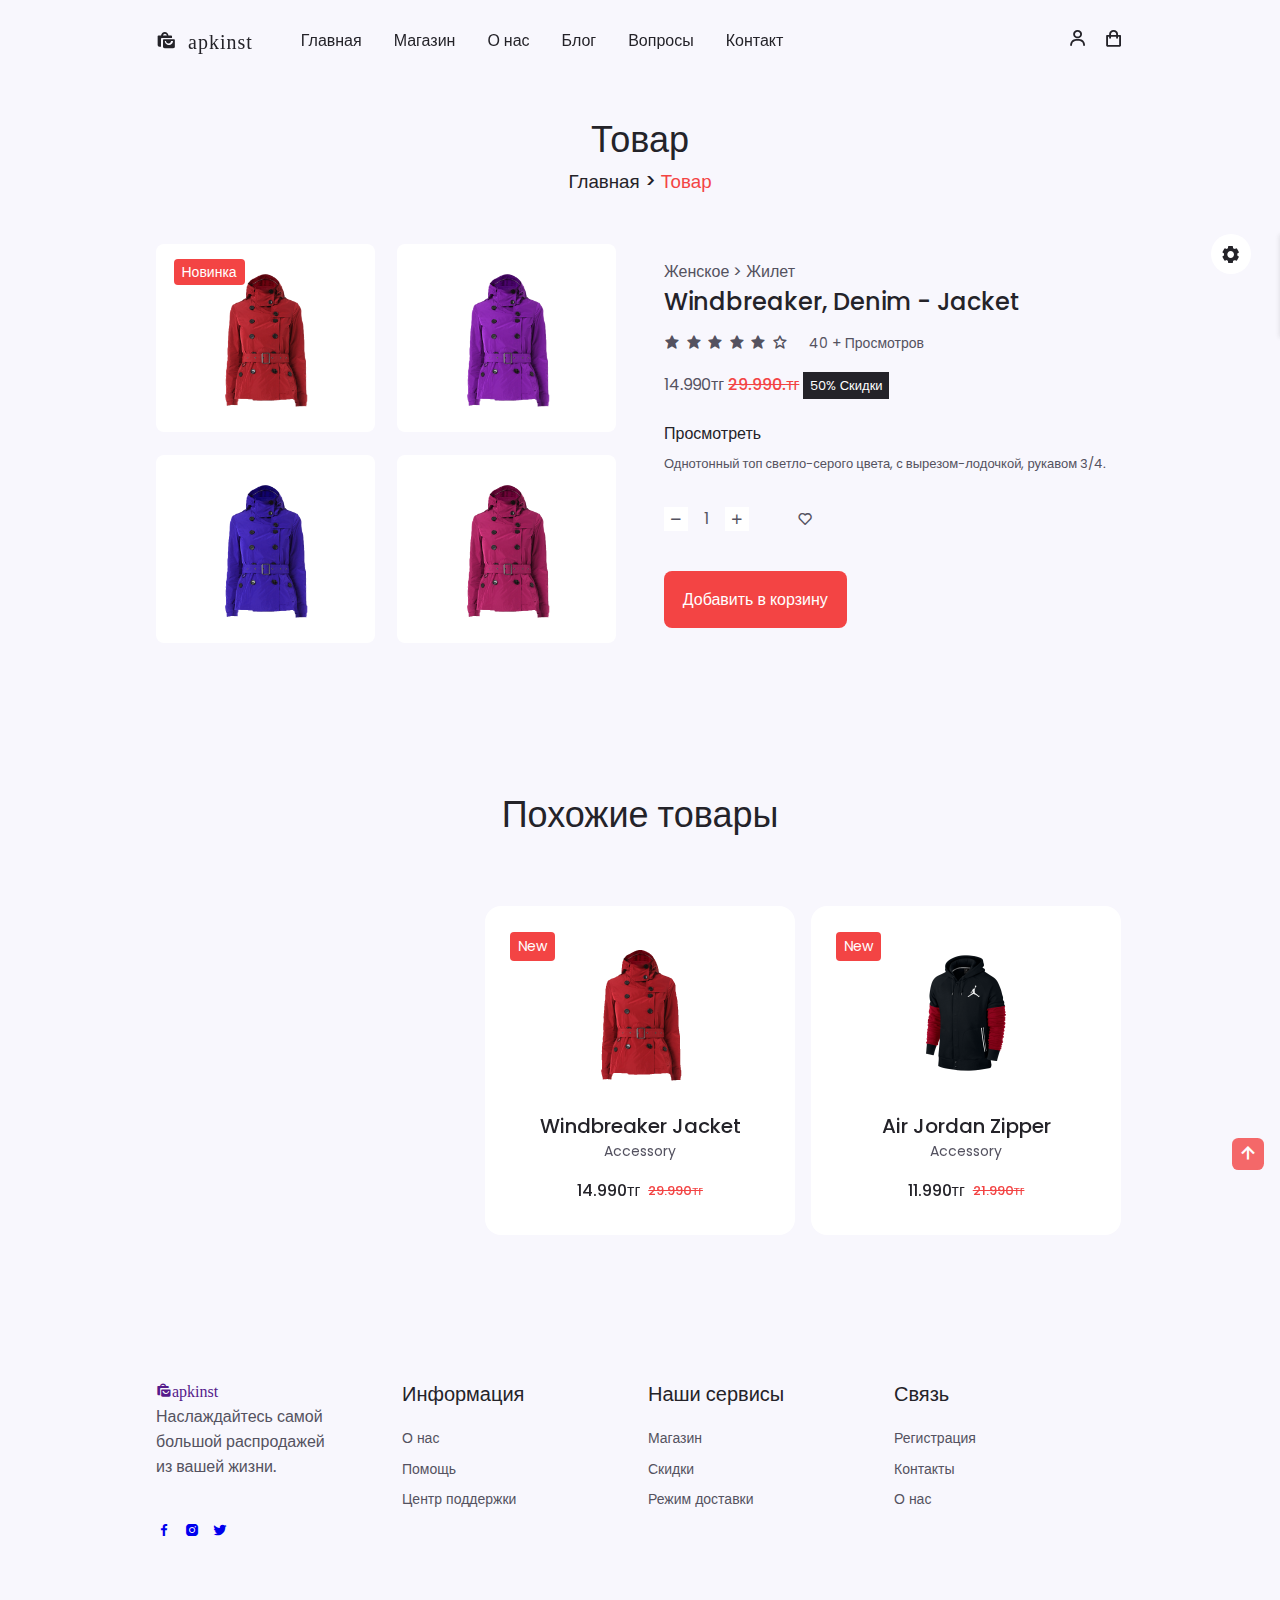
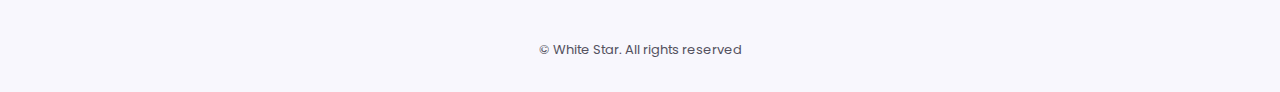
<file: details.html>
<!DOCTYPE html>
<html lang="en">
<head>
    <meta charset="UTF-8">
    <meta http-equiv="X-UA-Compatible" content="IE=edge">
    <meta name="viewport" content="width=device-width, initial-scale=1.0">

    <!--=============== BOXICONS ===============-->
    <link rel="stylesheet" href="https://cdn.jsdelivr.net/npm/boxicons@latest/css/boxicons.min.css">

    <!--=============== SWIPER CSS ===============-->
    <link rel="stylesheet" href="assets/css/swiper-bundle.min.css">

    <!--=============== CSS ===============-->
    <link rel="stylesheet" href="assets/css/style.css">
    <link rel="stylesheet" class="js-color-style" href="assets/css/colors/color-1.css">

    <title>Responsive apkinst website - White Star</title>
</head>
<body>
    <!--=============== HEADER ===============-->
    <header class="header" id="header">
        <nav class="nav container">
            <a href="index.html" class="nav__logo">
                <i class="bx bxs-shopping-bags nav__logo-icon"> apkinst</i>
            </a>

            <div class="nav__menu" id="nav-menu">
                <ul class="nav__list">
                    <li class="nav__item">
                        <a href="index.html" class="nav__link">Главная</a>
                    </li>
                    <li class="nav__item">
                        <a href="shop.html" class="nav__link">Магазин</a>
                    </li>
                    <li class="nav__item">
                        <a href="about.html" class="nav__link">О нас</a>
                    </li>
                    <li class="nav__item">
                        <a href="blog.html" class="nav__link">Блог</a>
                    </li>
                    <li class="nav__item">
                        <a href="faq.html" class="nav__link">Вопросы</a>
                    </li>
                    <li class="nav__item">
                        <a href="contact.html" class="nav__link">Контакт</a>
                    </li>
                </ul>

                <div class="nav__close" id="nav-close">
                    <i class="bx bx-x"></i>
                </div>
            </div>
            <div class="nav__bnts">
                <div class="login__toggle" id="login-button">
                    <i class="bx bx-user"></i>
                </div>

                <div class="nav__shop" id="cart-shop">
                    <i class="bx bx-shopping-bag"></i>
                </div>

                <div class="nav__toggle" id="nav-toggle">
                    <i class="bx bx-grid-alt"></i>
                </div>
            </div>
        </nav>
    </header>

      <!--=============== CART ===============-->
    <div class="cart" id="cart">
        <i class="bx bx-x cart__close" id="cart-close"></i>

        <h2 class="cart__title-center">Корзина</h2>

        <div class="cart__container">
            <article class="cart__card">
                <div class="cart__box">
                    <img src="assets/img/cart-1.png" alt="" class="cart__img">
                </div>
                <div class="cart__details">
                    <h3 class="cart__title">hoodie</h3>
                    <span class="cart__price">12.000тг</span>

                    <div class="cart__amount">
                        <div class="cart__amount-content">
                            <span class="cart__amount-box">
                                <i class="bx bx-minus"></i>
                            </span>
                            <span class="cart__amount-number">1</span>
                            <span class="cart__amount-box">
                                <i class="bx bx-plus"></i>
                            </span>
                        </div>
                        <i class="bx bx-trash-alt cart__amount-trash"></i>
                    </div>
                </div>
            </article>

            <article class="cart__card">
                <div class="cart__box">
                    <img src="assets/img/cart-2.png" alt="" class="cart__img">
                </div>
                <div class="cart__details">
                    <h3 class="cart__title">Cardigan Hoodie</h3>
                    <span class="cart__price">16.000тг</span>

                    <div class="cart__amount">
                        <div class="cart__amount-content">
                            <span class="cart__amount-box">
                                <i class="bx bx-minus"></i>
                            </span>
                            <span class="cart__amount-number">1</span>
                            <span class="cart__amount-box">
                                <i class="bx bx-plus"></i>
                            </span>
                        </div>
                        <i class="bx bx-trash-alt cart__amount-trash"></i>
                    </div>
                </div>
            </article>

            <article class="cart__card">
                <div class="cart__box">
                    <img src="assets/img/cart-3.png" alt="" class="cart__img">
                </div>
                <div class="cart__details">
                    <h3 class="cart__title">Cartoon</h3>
                    <span class="cart__price">10.000тг</span>

                    <div class="cart__amount">
                        <div class="cart__amount-content">
                            <span class="cart__amount-box">
                                <i class="bx bx-minus"></i>
                            </span>
                            <span class="cart__amount-number">1</span>
                            <span class="cart__amount-box">
                                <i class="bx bx-plus"></i>
                            </span>
                        </div>
                        <i class="bx bx-trash-alt cart__amount-trash"></i>
                    </div>
                </div>
            </article>
        </div>

        <div class="cart__prices">
            <span class="cart__prices-item">3 товара</span>
            <span class="cart__prices-total">38.000тг</span>
        </div>
    </div>

    <!--=============== LOGIN ===============-->
    <div class="login" id="login">
        <i class="bx bx-x login__close" id="login-close"></i>
        <h2 class="login__title-center">Войти</h2>
        <form action="" class="login__form grid">
            <div class="login__content">
                <label for="" class="login__label">Почта</label>
                <input type="email" class="login__input">
            </div>

            <div class="login__content">
                <label for="" class="login__label">Пароль</label>
                <input type="password" class="login__input">
            </div>
            <div>
                <a href="" class="button">Войти</a>
            </div>
            <div>
                <p class="signup">Все ещё не вошли?<a href="registration.html"> Регистрация</a></p>
            </div>
        </form>
    </div>



    <!--=============== MAIN ===============-->
    <main class="main">
        <!--=============== DETAILS ===============-->
        <section class="details section container">
            <h2 class="breadcrumb__title">Товар</h2>
            <h3 class="breadcrumb__subtitle">Главная ><span> Товар</span></h3>

            <div class="details__container grid">
                <div class="product__images grid">
                    <div class="product__img">
                        <div class="details__img-tag">Новинка</div>
                        <img src="assets/img/details-1.png" alt="" class="">
                    </div>
                    <div class="product__img">
                        <img src="assets/img/details-2.png" alt="" class="">
                    </div>
                    <div class="product__img">
                        <img src="assets/img/details-3.png" alt="" class="">
                    </div>
                    <div class="product__img">
                        <img src="assets/img/details-4.png" alt="" class="">
                    </div>
                </div>

                <div class="product__info">
                    <p class="details__subtitile">Женское > Жилет</p>
                    <h3 class="details__title">Windbreaker, Denim - Jacket</h3>

                    <div class="rating">
                        <div class="stars">
                            <i class="bx bxs-star"></i>
                            <i class="bx bxs-star"></i>
                            <i class="bx bxs-star"></i>
                            <i class="bx bxs-star"></i>
                            <i class="bx bxs-star"></i>
                            <i class="bx bx-star"></i>
                        </div>
                        <span class="reviews__count">40 + Просмотров</span>
                    </div>

                    <div class="details__prices">
                        <span class="details__price">14.990тг</span>
                        <span class="details__discount">29.990.тг</span>
                        <span class="details__percentage">50% Скидки</span>
                    </div>

                    <div class="details__description">
                        <h3 class="description__title">Просмотреть</h3>
                        <div class="description__details">
                            <p>Однотонный топ светло-серого цвета, с вырезом-лодочкой, рукавом 3/4.</p>
                        </div>
                    </div>

                    <div class="cart__amount">
                        <div class="cart__amount-content">
                            <span class="cart__amount-box">
                                <i class="bx bx-minus"></i>
                            </span>
                            <span class="cart__amount-number">1</span>
                            <span class="cart__amount-box">
                                <i class="bx bx-plus"></i>
                            </span>
                        </div>
                        <i class="bx bx-heart  cart__amount-heart"></i>
                    </div>

                    <a href="#" class="button">Добавить в корзину</a>
                </div>
            </div>
        </section>

        <!--=============== RELATED PRODUCTS ===============-->
        <section class="related__products section">
            <h2 class="section__title">Похожие товары</h2>

            <div class="new__container container">
                <div class="swiper new-swiper">
                    <div class="swiper-wrapper">
                        <!--NEW_1-->
                        <div class="new__content swiper-slide">
                            <div class="new__tag">New</div>
                            <img src="assets/img/new-1.png" alt="" class="new__img">
                            <h3 class="new__title">Windbreaker Jacket</h3>
                            <span class="new__subtitle">Accessory</span>

                            <div class="new__prices">
                                <span class="new__price">14.990тг</span>
                                <span class="new__discount">29.990тг</span>
                            </div>

                            <a href="details.html" class="button new__button">
                                <i class="bx bx-cart-alt new__icon"></i>
                            </a>
                        </div>
                         <!--NEW_2-->
                         <div class="new__content swiper-slide">
                            <div class="new__tag">New</div>
                            <img src="assets/img/new-2.png" alt="" class="new__img">
                            <h3 class="new__title">Air Jordan Zipper</h3>
                            <span class="new__subtitle">Accessory</span>

                            <div class="new__prices">
                                <span class="new__price">11.990тг</span>
                                <span class="new__discount">21.990тг</span>
                            </div>

                            <a href="details.html" class="button new__button">
                                <i class="bx bx-cart-alt new__icon"></i>
                            </a>
                        </div>
                        <!--NEW_3-->
                        <div class="new__content swiper-slide">
                            <div class="new__tag">New</div>
                            <img src="assets/img/new-3.png" alt="" class="new__img">
                            <h3 class="new__title">Fur Jacket</h3>
                            <span class="new__subtitle">Accessory</span>

                            <div class="new__prices">
                                <span class="new__price">4.990тг</span>
                                <span class="new__discount">$9.990тг</span>
                            </div>

                            <a href="details.html" class="button new__button">
                                <i class="bx bx-cart-alt new__icon"></i>
                            </a>
                        </div>
                        <!--NEW_4-->
                        <div class="new__content swiper-slide">
                            <div class="new__tag">New</div>
                            <img src="assets/img/new-4.png" alt="" class="new__img">
                            <h3 class="new__title">Fleece Jacket</h3>
                            <span class="new__subtitle">Accessory</span>

                            <div class="new__prices">
                                <span class="new__price">24.990тг</span>
                                <span class="new__discount">44.990тг</span>
                            </div>

                            <a href="details.html" class="button new__button">
                                <i class="bx bx-cart-alt new__icon"></i>
                            </a>
                        </div>
                        <!--NEW_5-->
                        <div class="new__content swiper-slide">
                            <div class="new__tag">New</div>
                            <img src="assets/img/new-5.png" alt="" class="new__img">
                            <h3 class="new__title">Nike Hoodie</h3>
                            <span class="new__subtitle">Accessory</span>

                            <div class="new__prices">
                                <span class="new__price">7.990тг</span>
                                <span class="new__discount">14.990тг</span>
                            </div>

                            <a href="details.html" class="button new__button">
                                <i class="bx bx-cart-alt new__icon"></i>
                            </a>
                        </div>
                        <!--NEW_6-->
                        <div class="new__content swiper-slide">
                            <div class="new__tag">New</div>
                            <img src="assets/img/new-6.png" alt="" class="new__img">
                            <h3 class="new__title">Fleece Jacket</h3>
                            <span class="new__subtitle">Accessory</span>

                            <div class="new__prices">
                                <span class="new__price">5.990тг</span>
                                <span class="new__discount">12.990тг</span>
                            </div>

                            <a href="details.html" class="button new__button">
                                <i class="bx bx-cart-alt new__icon"></i>
                            </a>
                        </div>
                    </div>
                </div>
            </div>
        </section>
    </main>

    <!--=============== FOOTER ===============-->
    <footer class="footer section">
        <div class="footer__container container grid">
            <!--FOOTER CONTENT-1-->
            <div class="footer__content">
                <a href="" class="footer_logo">
                    <i class="bx bxs-shopping-bags footer__logo-icon">apkinst</i>
                </a>

                <p class="footer__description">Наслаждайтесь самой большой распродажей<br> из вашей жизни.</p>

                <div class="footer__social">
                    <a href="https://www.instagram.com/mazu.shop.kz/" class="footer__social-link"><i class="bx bxl-facebook"></i></a>
                    <a href="https://www.instagram.com/mazu.shop.kz/" class="footer__social-link"><i class="bx bxl-instagram-alt"></i></a>
                    <a href="https://www.instagram.com/mazu.shop.kz/" class="footer__social-link"><i class="bx bxl-twitter"></i></a>
                </div>
            </div>
             <!--FOOTER CONTENT-2-->
             <div class="footer__content">
                <h3 class="footer__title">Информация</h3>

                <ul class="footer__links">
                    <li><a href="about.html" class="footer__link"> О нас</a></li>
                    <li><a href="about.html" class="footer__link"> Помощь</a></li>
                    <li><a href="about.html" class="footer__link">Центр поддержки </a></li>
                </ul>
            </div>
            <!--FOOTER CONTENT-3-->
            <div class="footer__content">
                <h3 class="footer__title">Наши сервисы</h3>

                <ul class="footer__links">
                    <li><a href="shop.html" class="footer__link">Магазин</a></li>
                    <li><a href="shop.html" class="footer__link">Скидки</a></li>
                    <li><a href="shop.html" class="footer__link">Режим доставки</a></li>
                </ul>
            </div>
            <!--FOOTER CONTENT-4-->
            <div class="footer__content">
                <h3 class="footer__title">Связь</h3>

                <ul class="footer__links">
                    <li><a href="index.html" class="footer__link">Регистрация</a></li>
                    <li><a href="contact.html" class="footer__link">Контакты</a></li>
                    <li><a href="about.html" class="footer__link">О нас</a></li>
                </ul>
            </div>
        </div>

        <span class="footer__copy">&#169; White Star. All rights reserved</span>
    </footer>

    <!--=============== LIGHTBOX ===============-->
    <div class="lightbox">
        <div class="lightbox__content">
            <div class="lightbox__close">&times;</div>
                <img src="assets/img/details-2.png" alt="" class="lightbox__img">
                <div class="lightbox__caption">
                <div class="caption__text">apkinst</div>
                <div class="caption__counter"></div>
            </div>
        </div>
        
        <div class="lightbox__controls">
            <div class="prev__item" onclick="prevItem()"><i class="bx bx-chevron-left"></i></div>
            <div class="next__item" onclick="nextItem()"><i class="bx bx-chevron-right"></i></div>
        </div>
    </div> 

    <!--=============== SCROLL UP ===============-->
    <a href="#" class="scrollup" id="scroll-up">
        <i class="bx bx-up-arrow-alt scrollup__icon"></i>
    </a>
    <!--=============== STYLE SWITCHER ===============-->
    <div class="style__switcher">
        <div class="style__switcher-toggler s__icon">
            <i class="bx bxs-cog bx-spin"></i>
        </div>  
        <h4>Theme Colors</h4>
        <div class="theme__colors js-theme-colors">
            <button  type="button" data-js-theme-color="color-1" class="js-theme-color-item active theme__button color-1"><i class="bx bx-check"></i></button>
            <button  type="button" data-js-theme-color="color-2" class="js-theme-color-item theme__button color-2"><i class="bx bx-check"></i></button>
            <button  type="button" data-js-theme-color="color-3" class="js-theme-color-item theme__button color-3"><i class="bx bx-check"></i></button>
            <button  type="button" data-js-theme-color="color-4" class="js-theme-color-item theme__button color-4"><i class="bx bx-check"></i></button>
            <button  type="button" data-js-theme-color="color-5" class="js-theme-color-item theme__button color-5"><i class="bx bx-check"></i></button>
        </div>
    </div>
     <!--=============== LIGHTBOX ===============-->
    <script>
     const productItems = document.querySelectorAll(".product__img"),
        totalProductItems = productItems.length,
        lightbox = document.querySelector(".lightbox"),
        lightboxImg = lightbox.querySelector(".lightbox__img"),
        lightboxClose = lightbox.querySelector(".lightbox__close"),
        lightboxCounter = lightbox.querySelector(".caption__counter");
        let itemIndex = 0;

        for(let i=0; i<totalProductItems; i++){
               (productItems[i]).addEventListener("click", function(){
                itemIndex=i;
                changeItem();
                toggleLightbox();
               })
            }
            function nextItem(){
                if(itemIndex === totalProductItems-1){
                    itemIndex=0;
                }
                else{
                    itemIndex++
                }
                changeItem()

            }


            function prevItem(){
                if(itemIndex === 0){
                    itemIndex=totalProductItems-1;
                }
                else{
                    itemIndex--
                }
                changeItem()
                
            }
            function toggleLightbox(){
                lightbox.classList.toggle("open")
            }
            function changeItem(){
                imgScr = productItems[itemIndex].querySelector(".product__img img").getAttribute("src");
                lightboxImg.src = imgScr;
                lightboxCounter.innerHTML = (itemIndex + 1) + " of " + totalProductItems
            }

            lightbox.addEventListener("click", function(){
                if(event.target === lightboxClose || event.target === lightbox){
                    toggleLightbox()
                }
            })
    </script>   
    <!--=============== SWIPER JS ===============-->
    <script src="assets/js/swiper-bundle.min.js"></script>

    <!--=============== JS ===============-->
    <script src="assets/js/main.js"></script>
</body>
</html>
</file>
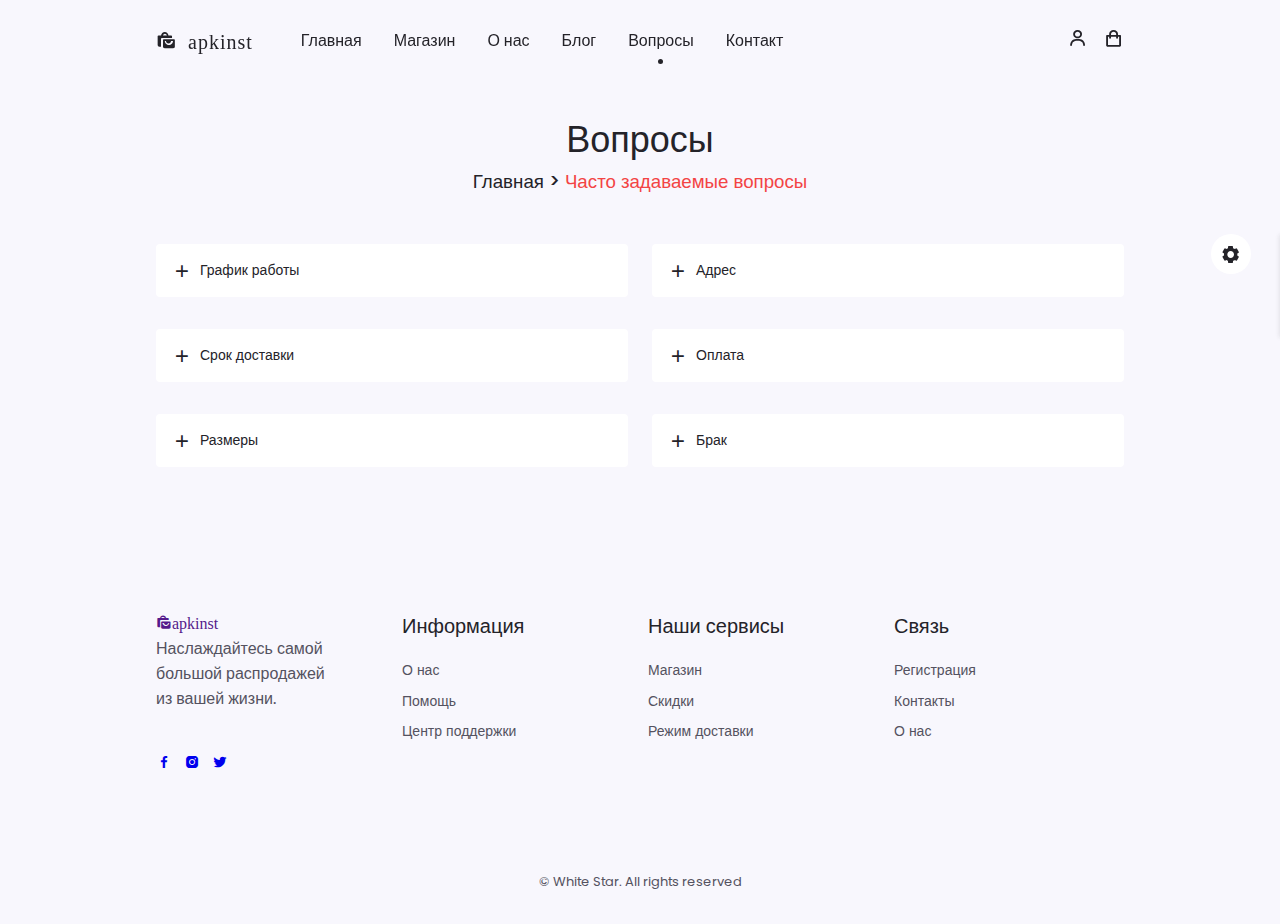
<file: faq.html>
<!DOCTYPE html>
<html lang="en">
<head>
    <meta charset="UTF-8">
    <meta http-equiv="X-UA-Compatible" content="IE=edge">
    <meta name="viewport" content="width=device-width, initial-scale=1.0">

    <!--=============== BOXICONS ===============-->
    <link rel="stylesheet" href="https://cdn.jsdelivr.net/npm/boxicons@latest/css/boxicons.min.css">

    <!--=============== SWIPER CSS ===============-->
    <link rel="stylesheet" href="assets/css/swiper-bundle.min.css">

    <!--=============== CSS ===============-->
    <link rel="stylesheet" href="assets/css/style.css">
    <link rel="stylesheet"  class="js-color-style" href="assets/css/colors/color-1.css">

    <title>Responsive apkinst website - White Star</title>
</head>
<body>
    <!--=============== HEADER ===============-->
    <header class="header" id="header">
        <nav class="nav container">
            <a href="index.html" class="nav__logo">
                <i class="bx bxs-shopping-bags nav__logo-icon"> apkinst</i>
            </a>

            <div class="nav__menu" id="nav-menu">
                <ul class="nav__list">
                    <li class="nav__item">
                        <a href="index.html" class="nav__link">Главная</a>
                    </li>
                    <li class="nav__item">
                        <a href="shop.html" class="nav__link">Магазин</a>
                    </li>
                    <li class="nav__item">
                        <a href="about.html" class="nav__link">О нас</a>
                    </li>
                    <li class="nav__item">
                        <a href="blog.html" class="nav__link">Блог</a>
                    </li>
                    <li class="nav__item">
                        <a href="faq.html" class="nav__link active-link">Вопросы</a>
                    </li>
                    <li class="nav__item">
                        <a href="contact.html" class="nav__link">Контакт</a>
                    </li>
                </ul>

                <div class="nav__close" id="nav-close">
                    <i class="bx bx-x"></i>
                </div>
            </div>
            <div class="nav__bnts">
                <div class="login__toggle" id="login-button">
                    <i class="bx bx-user"></i>
                </div>

                <div class="nav__shop" id="cart-shop">
                    <i class="bx bx-shopping-bag"></i>
                </div>

                <div class="nav__toggle" id="nav-toggle">
                    <i class="bx bx-grid-alt"></i>
                </div>
            </div>
        </nav>
    </header>

    <!--=============== CART ===============-->
    <div class="cart" id="cart">
        <i class="bx bx-x cart__close" id="cart-close"></i>

        <h2 class="cart__title-center">Корзина</h2>

        <div class="cart__container">
            <article class="cart__card">
                <div class="cart__box">
                    <img src="assets/img/cart-1.png" alt="" class="cart__img">
                </div>
                <div class="cart__details">
                    <h3 class="cart__title">hoodie</h3>
                    <span class="cart__price">12.000тг</span>

                    <div class="cart__amount">
                        <div class="cart__amount-content">
                            <span class="cart__amount-box">
                                <i class="bx bx-minus"></i>
                            </span>
                            <span class="cart__amount-number">1</span>
                            <span class="cart__amount-box">
                                <i class="bx bx-plus"></i>
                            </span>
                        </div>
                        <i class="bx bx-trash-alt cart__amount-trash"></i>
                    </div>
                </div>
            </article>

            <article class="cart__card">
                <div class="cart__box">
                    <img src="assets/img/cart-2.png" alt="" class="cart__img">
                </div>
                <div class="cart__details">
                    <h3 class="cart__title">Cardigan Hoodie</h3>
                    <span class="cart__price">16.000тг</span>

                    <div class="cart__amount">
                        <div class="cart__amount-content">
                            <span class="cart__amount-box">
                                <i class="bx bx-minus"></i>
                            </span>
                            <span class="cart__amount-number">1</span>
                            <span class="cart__amount-box">
                                <i class="bx bx-plus"></i>
                            </span>
                        </div>
                        <i class="bx bx-trash-alt cart__amount-trash"></i>
                    </div>
                </div>
            </article>

            <article class="cart__card">
                <div class="cart__box">
                    <img src="assets/img/cart-3.png" alt="" class="cart__img">
                </div>
                <div class="cart__details">
                    <h3 class="cart__title">Cartoon</h3>
                    <span class="cart__price">10.000тг</span>

                    <div class="cart__amount">
                        <div class="cart__amount-content">
                            <span class="cart__amount-box">
                                <i class="bx bx-minus"></i>
                            </span>
                            <span class="cart__amount-number">1</span>
                            <span class="cart__amount-box">
                                <i class="bx bx-plus"></i>
                            </span>
                        </div>
                        <i class="bx bx-trash-alt cart__amount-trash"></i>
                    </div>
                </div>
            </article>
        </div>

        <div class="cart__prices">
            <span class="cart__prices-item">3 товара</span>
            <span class="cart__prices-total">38.000тг</span>
        </div>
    </div>

    <!--=============== LOGIN ===============-->
    <div class="login" id="login">
        <i class="bx bx-x login__close" id="login-close"></i>
        <h2 class="login__title-center">Войти</h2>
        <form action="" class="login__form grid">
            <div class="login__content">
                <label for="" class="login__label">Почта</label>
                <input type="email" class="login__input">
            </div>

            <div class="login__content">
                <label for="" class="login__label">Пароль</label>
                <input type="password" class="login__input">
            </div>
            <div>
                <a href="" class="button">Войти</a>
            </div>
            <div>
                <p class="signup">Все ещё не вошли?<a href="registration.html"> Регистрация</a></p>
            </div>
        </form>
    </div>

    <!--=============== MAIN ===============-->
    <main class="main">
        <!--=============== FAQ'S ===============-->
        <section class="questions section container">
            <h2 class="breadcrumb__title">Вопросы</h2>
            <h3 class="breadcrumb__subtitle">Главная ><span> Часто задаваемые вопросы</span></h3>

            <div class="questions__container grid">
                    <div class="questions__group">
                    <div class="questions__item">
                        <header class="questions__header">
                            <i class="bx bx-plus questions__icon"></i>
                                <h3 class="questions__item-title">График работы</h3>
                        </header>
                        <div class="questions__content">
                            <p class="questions__description">
                                График работы с 9:00 до 22:00.
                            </p>
                        </div>
                    </div>

                    <div class="questions__item">
                        <header class="questions__header">
                            <i class="bx bx-plus questions__icon"></i>
                                <h3 class="questions__item-title">Срок доставки</h3>
                        </header>
                        <div class="questions__content">
                            <p class="questions__description">
                                Срок доставки 2-4 недели на территории РК.
                            </p>
                        </div>
                    </div>
                    <div class="questions__item">
                        <header class="questions__header">
                            <i class="bx bx-plus questions__icon"></i>
                                <h3 class="questions__item-title">Размеры</h3>
                        </header>
                        <div class="questions__content">
                            <p class="questions__description">
                                Все актуальные размеры товаров указаны ниже товара
                            </p>
                        </div>
                    </div>
                </div>

                <div class="questions__group">
                    <div class="questions__item">
                        <header class="questions__header">
                            <i class="bx bx-plus questions__icon"></i>
                                <h3 class="questions__item-title">Адрес</h3>
                        </header>
                        <div class="questions__content">
                            <p class="questions__description">
                               Мы находимся на ул.Мангелик Ел 12/3
                            </p>
                        </div>
                    </div>

                    <div class="questions__item">
                        <header class="questions__header">
                            <i class="bx bx-plus questions__icon"></i>
                                <h3 class="questions__item-title">Оплата</h3>
                        </header>
                        <div class="questions__content">
                            <p class="questions__description">
                                Оплата принимается:Картой, Kaspi QR, Kaspi Red.
                            </p>
                        </div>
                    </div>

                    <div class="questions__item">
                        <header class="questions__header">
                            <i class="bx bx-plus questions__icon"></i>
                                <h3 class="questions__item-title">Брак</h3>
                        </header>
                        <div class="questions__content">
                            <p class="questions__description">
                                При обнаружение брака мы полноценно возвращаем сумму.</p>
                        </div>
                    </div>
                </div>
                
            </div>
        </section>
    </main>

    <!--=============== FOOTER ===============-->
    <footer class="footer section">
        <div class="footer__container container grid">
            <!--FOOTER CONTENT-1-->
            <div class="footer__content">
                <a href="" class="footer_logo">
                    <i class="bx bxs-shopping-bags footer__logo-icon">apkinst</i>
                </a>

                <p class="footer__description">Наслаждайтесь самой большой распродажей<br> из вашей жизни.</p>

                <div class="footer__social">
                    <a href="#" class="footer__social-link"><i class="bx bxl-facebook"></i></a>
                    <a href="#" class="footer__social-link"><i class="bx bxl-instagram-alt"></i></a>
                    <a href="#" class="footer__social-link"><i class="bx bxl-twitter"></i></a>
                </div>
            </div>
             <!--FOOTER CONTENT-2-->
             <div class="footer__content">
                <h3 class="footer__title">Информация</h3>

                <ul class="footer__links">
                    <li><a href="#" class="footer__link"> О нас</a></li>
                    <li><a href="#" class="footer__link"> Помощь</a></li>
                    <li><a href="#" class="footer__link">Центр поддержки </a></li>
                </ul>
            </div>
            <!--FOOTER CONTENT-3-->
            <div class="footer__content">
                <h3 class="footer__title">Наши сервисы</h3>

                <ul class="footer__links">
                    <li><a href="#" class="footer__link">Магазин</a></li>
                    <li><a href="#" class="footer__link">Скидки</a></li>
                    <li><a href="#" class="footer__link">Режим доставки</a></li>
                </ul>
            </div>
            <!--FOOTER CONTENT-4-->
            <div class="footer__content">
                <h3 class="footer__title">Связь</h3>

                <ul class="footer__links">
                    <li><a href="#" class="footer__link">Регистрация</a></li>
                    <li><a href="#" class="footer__link">Контакты</a></li>
                    <li><a href="#" class="footer__link">О нас</a></li>
                </ul>
            </div>
        </div>

        <span class="footer__copy">&#169; White Star. All rights reserved</span>
    </footer>

    <!--=============== SCROLL UP ===============-->
    <a href="#" class="scrollup" id="scroll-up">
        <i class="bx bx-up-arrow-alt scrollup__icon"></i>
    </a>
    <!--=============== STYLE SWITCHER ===============-->
    <div class="style__switcher">
        <div class="style__switcher-toggler s__icon">
            <i class="bx bxs-cog bx-spin"></i>
        </div>  
        <h4>Theme Colors</h4>
        <div class="theme__colors js-theme-colors">
            <button  type="button" data-js-theme-color="color-1" class="js-theme-color-item active theme__button color-1"><i class="bx bx-check"></i></button>
            <button  type="button" data-js-theme-color="color-2" class="js-theme-color-item theme__button color-2"><i class="bx bx-check"></i></button>
            <button  type="button" data-js-theme-color="color-3" class="js-theme-color-item theme__button color-3"><i class="bx bx-check"></i></button>
            <button  type="button" data-js-theme-color="color-4" class="js-theme-color-item theme__button color-4"><i class="bx bx-check"></i></button>
            <button  type="button" data-js-theme-color="color-5" class="js-theme-color-item theme__button color-5"><i class="bx bx-check"></i></button>
        </div>
    </div>
    <!--=============== SWIPER JS ===============-->
    <script src="assets/js/swiper-bundle.min.js"></script>

    <!--=============== JS ===============-->
    <script src="assets/js/main.js"></script>
</body>
</html>
</file>
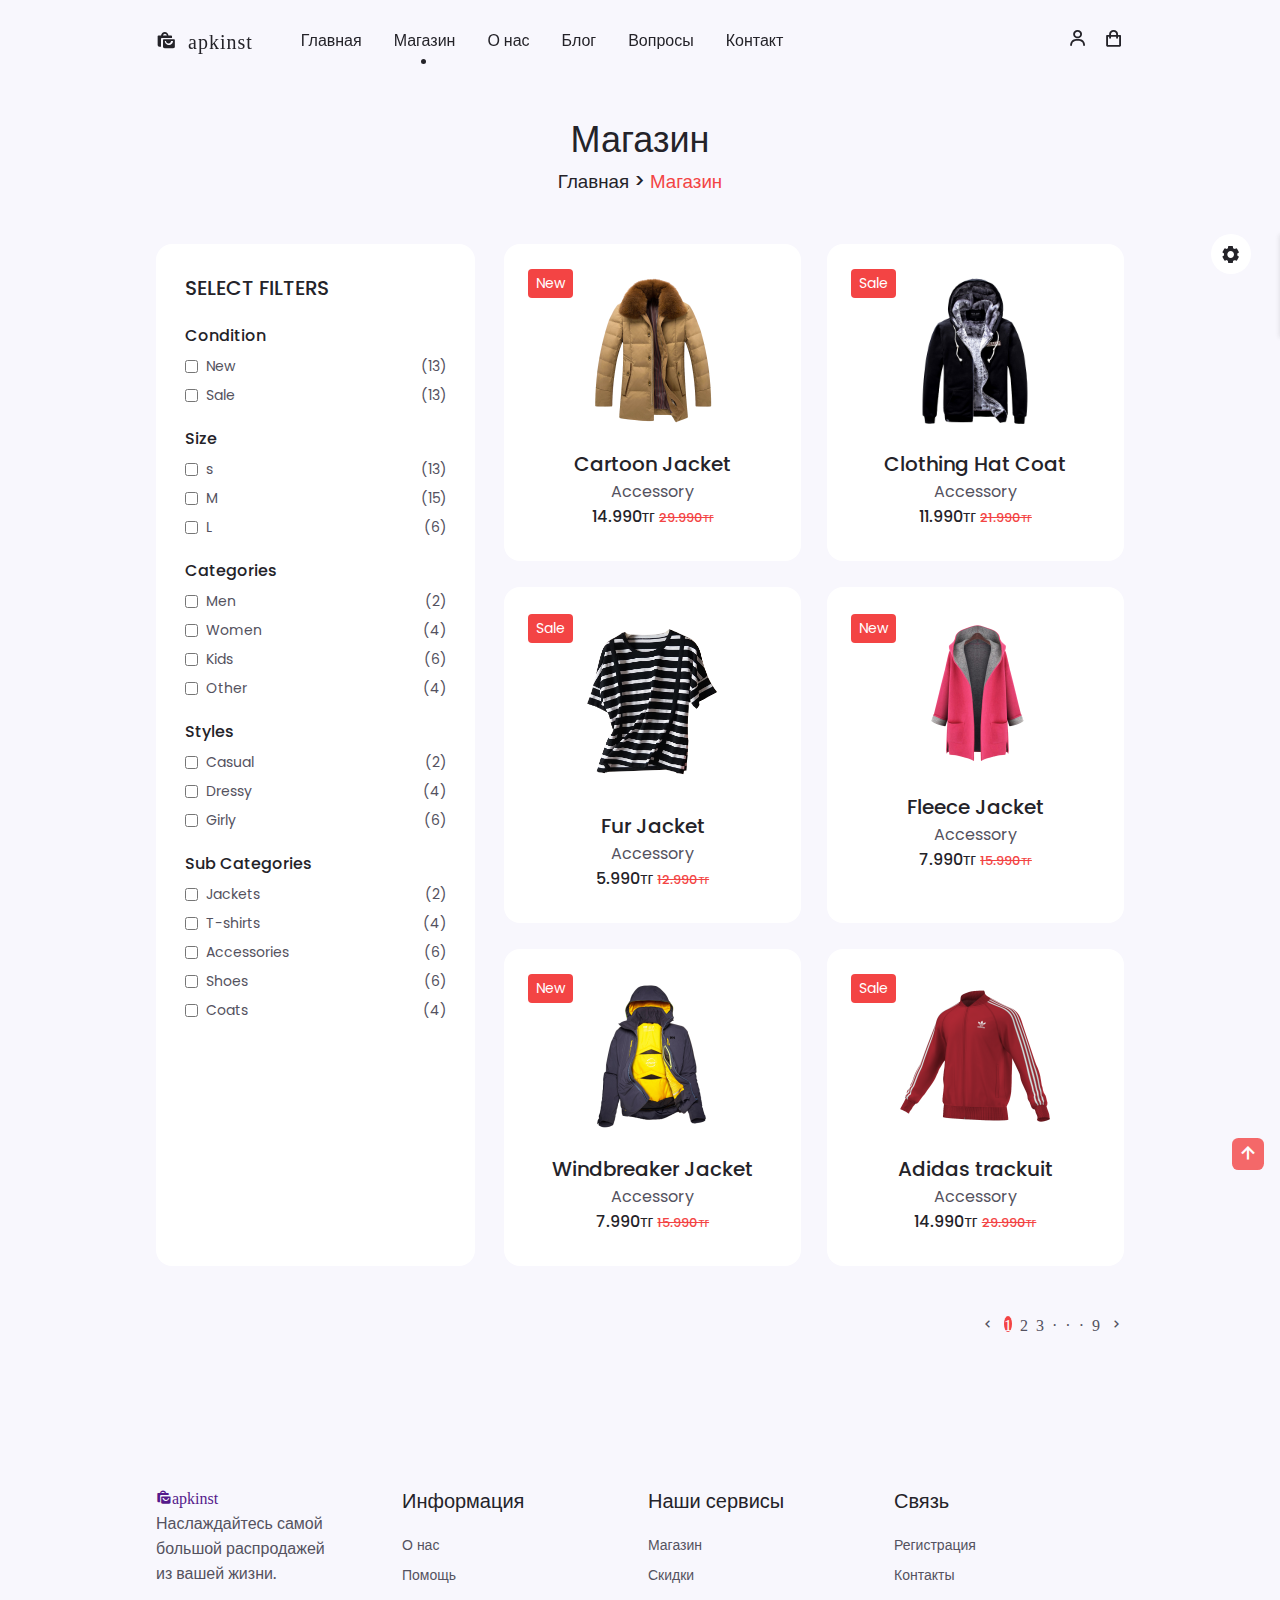
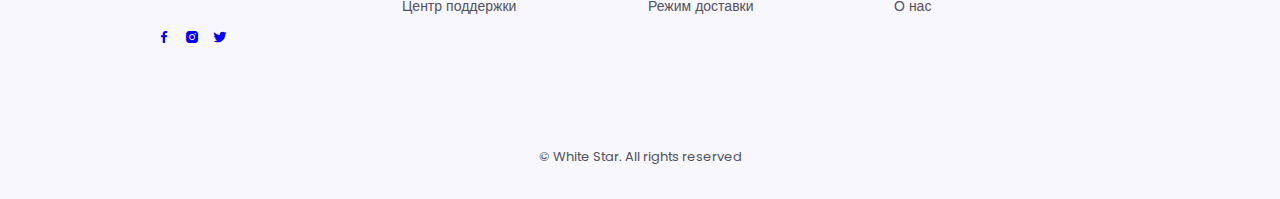
<file: shop.html>
<!DOCTYPE html>
<html lang="en">
<head>
    <meta charset="UTF-8">
    <meta http-equiv="X-UA-Compatible" content="IE=edge">
    <meta name="viewport" content="width=device-width, initial-scale=1.0">

    <!--=============== BOXICONS ===============-->
    <link rel="stylesheet" href="https://cdn.jsdelivr.net/npm/boxicons@latest/css/boxicons.min.css">

    <!--=============== SWIPER CSS ===============-->
    <link rel="stylesheet" href="assets/css/swiper-bundle.min.css">

    <!--=============== CSS ===============-->
    <link rel="stylesheet" href="assets/css/style.css">
    <link rel="stylesheet" class="js-color-style"  href="assets/css/colors/color-1.css">

    <title>Веб Сайт Apkinst</title>
</head>
<body>
    <!--=============== HEADER ===============-->
     <header class="header" id="header">
        <nav class="nav container">
            <a href="index.html" class="nav__logo">
                <i class="bx bxs-shopping-bags nav__logo-icon"> apkinst</i>
            </a>

            <div class="nav__menu" id="nav-menu">
                <ul class="nav__list">
                    <li class="nav__item">
                        <a href="index.html" class="nav__link ">Главная</a>
                    </li>
                    <li class="nav__item">
                        <a href="shop.html" class="nav__link active-link">Магазин</a>
                    </li>
                    <li class="nav__item">
                        <a href="about.html" class="nav__link">О нас</a>
                    </li>
                    <li class="nav__item">
                        <a href="blog.html" class="nav__link">Блог</a>
                    </li>
                    <li class="nav__item">
                        <a href="faq.html" class="nav__link">Вопросы</a>
                    </li>
                    <li class="nav__item">
                        <a href="contact.html" class="nav__link">Контакт</a>
                    </li>
                </ul>

                <div class="nav__close" id="nav-close">
                    <i class="bx bx-x"></i>
                </div>
            </div>
            <div class="nav__bnts">
                <div class="login__toggle" id="login-button">
                    <i class="bx bx-user"></i>
                </div>

                <div class="nav__shop" id="cart-shop">
                    <i class="bx bx-shopping-bag"></i>
                </div>

                <div class="nav__toggle" id="nav-toggle">
                    <i class="bx bx-grid-alt"></i>
                </div>
            </div>
        </nav>
    </header>

    <!--=============== CART ===============-->
    <div class="cart" id="cart">
        <i class="bx bx-x cart__close" id="cart-close"></i>

        <h2 class="cart__title-center">Корзина</h2>

        <div class="cart__container">
            <article class="cart__card">
                <div class="cart__box">
                    <img src="assets/img/cart-1.png" alt="" class="cart__img">
                </div>
                <div class="cart__details">
                    <h3 class="cart__title">hoodie</h3>
                    <span class="cart__price">12.000тг</span>

                    <div class="cart__amount">
                        <div class="cart__amount-content">
                            <span class="cart__amount-box">
                                <i class="bx bx-minus"></i>
                            </span>
                            <span class="cart__amount-number">1</span>
                            <span class="cart__amount-box">
                                <i class="bx bx-plus"></i>
                            </span>
                        </div>
                        <i class="bx bx-trash-alt cart__amount-trash"></i>
                    </div>
                </div>
            </article>

            <article class="cart__card">
                <div class="cart__box">
                    <img src="assets/img/cart-2.png" alt="" class="cart__img">
                </div>
                <div class="cart__details">
                    <h3 class="cart__title">Cardigan Hoodie</h3>
                    <span class="cart__price">16.000тг</span>

                    <div class="cart__amount">
                        <div class="cart__amount-content">
                            <span class="cart__amount-box">
                                <i class="bx bx-minus"></i>
                            </span>
                            <span class="cart__amount-number">1</span>
                            <span class="cart__amount-box">
                                <i class="bx bx-plus"></i>
                            </span>
                        </div>
                        <i class="bx bx-trash-alt cart__amount-trash"></i>
                    </div>
                </div>
            </article>

            <article class="cart__card">
                <div class="cart__box">
                    <img src="assets/img/cart-3.png" alt="" class="cart__img">
                </div>
                <div class="cart__details">
                    <h3 class="cart__title">Cartoon</h3>
                    <span class="cart__price">10.000тг</span>

                    <div class="cart__amount">
                        <div class="cart__amount-content">
                            <span class="cart__amount-box">
                                <i class="bx bx-minus"></i>
                            </span>
                            <span class="cart__amount-number">1</span>
                            <span class="cart__amount-box">
                                <i class="bx bx-plus"></i>
                            </span>
                        </div>
                        <i class="bx bx-trash-alt cart__amount-trash"></i>
                    </div>
                </div>
            </article>
        </div>

        <div class="cart__prices">
            <span class="cart__prices-item">3 товара</span>
            <span class="cart__prices-total">38.000тг</span>
        </div>
    </div>

    <!--=============== LOGIN ===============-->
    <div class="login" id="login">
        <i class="bx bx-x login__close" id="login-close"></i>
        <h2 class="login__title-center">Войти</h2>
        <form action="" class="login__form grid">
            <div class="login__content">
                <label for="" class="login__label">Почта</label>
                <input type="email" class="login__input">
            </div>

            <div class="login__content">
                <label for="" class="login__label">Пароль</label>
                <input type="password" class="login__input">
            </div>
            <div>
                <a href="" class="button">Войти</a>
            </div>
            <div>
                <p class="signup">Все ещё не вошли?<a href="registration.html"> Регистрация</a></p>
            </div>
        </form>
    </div>

    <!--=============== MAIN ===============-->
    <main class="main">
        <!--=============== SHOP ===============-->
        <section class="shop section container">
            <h2 class="breadcrumb__title">Магазин</h2>
            <h3 class="breadcrumb__subtitle">Главная ><span> Магазин</span></h3>

            <div class="shop__container grid">
                <div class="sidebar">
                    <h3 class="filter__title">Select Filters</h3>
                    <div class="filter__content">
                        <h3 class="filter__subtitle">Condition</h3>

                        <div class="filter">
                            <input type="checkbox" name="" id="">
                            <p>New</p><span>(13)</span>
                        </div>
                        <div class="filter">
                            <input type="checkbox" name="" id="">
                            <p>Sale</p><span>(13)</span>
                        </div>
                    </div>

                    <div class="filter__content">
                        <h3 class="filter__subtitle">Size</h3>

                        <div class="filter">
                            <input type="checkbox" name="" id="">
                            <p>s</p><span>(13)</span>
                        </div>
                        <div class="filter">
                            <input type="checkbox" name="" id="">
                            <p>M</p><span>(15)</span>
                        </div>
                        <div class="filter">
                            <input type="checkbox" name="" id="">
                            <p>L</p><span>(6)</span>
                        </div>
                    </div>

                    <div class="filter__content">
                        <h3 class="filter__subtitle">Categories</h3>

                        <div class="filter">
                            <input type="checkbox" name="" id="">
                            <p>Men</p><span>(2)</span>
                        </div>
                        <div class="filter">
                            <input type="checkbox" name="" id="">
                            <p>Women</p><span>(4)</span>
                        </div>
                        <div class="filter">
                            <input type="checkbox" name="" id="">
                            <p>Kids</p><span>(6)</span>
                        </div>
                        <div class="filter">
                            <input type="checkbox" name="" id="">
                            <p>Other</p><span>(4)</span>
                        </div>
                    </div>

                    <div class="filter__content">
                        <h3 class="filter__subtitle">Styles</h3>

                        <div class="filter">
                            <input type="checkbox" name="" id="">
                            <p>Casual</p><span>(2)</span>
                        </div>
                        <div class="filter">
                            <input type="checkbox" name="" id="">
                            <p>Dressy</p><span>(4)</span>
                        </div>
                        <div class="filter">
                            <input type="checkbox" name="" id="">
                            <p>Girly</p><span>(6)</span>
                        </div>
                    </div>

                    <div class="filter__content">
                        <h3 class="filter__subtitle">Sub Categories</h3>

                        <div class="filter">
                            <input type="checkbox" name="" id="">
                            <p>Jackets</p><span>(2)</span>
                        </div>
                        <div class="filter">
                            <input type="checkbox" name="" id="">
                            <p>T-shirts</p><span>(4)</span>
                        </div>
                        <div class="filter">
                            <input type="checkbox" name="" id="">
                            <p>Accessories</p><span>(6)</span>
                        </div>
                        <div class="filter">
                            <input type="checkbox" name="" id="">
                            <p>Shoes</p><span>(6)</span>
                        </div>
                        <div class="filter">
                            <input type="checkbox" name="" id="">
                            <p>Coats</p><span>(4)</span>
                        </div>
                    </div>
                </div>
            <div class="shop__items grid">
                <div class="shop__content">
                    <div class="shop__tag">New</div>
                    <img src="assets/img/product-1.png" alt="" class="shop__img">
                    <h3 class="shop__title">Cartoon Jacket</h3>
                    <span class="shop__subtitle">Accessory</span>
                    <div class="shop__prices">
                        <span class="__shop__price">14.990тг</span>
                        <span class="shop__discounts">29.990тг</span>
                    </div>
                    <a href="details.html" class="button shop__button">
                        <i class="bx bx-cart-alt shop__icon"></i>
                    </a>
                </div>

                <div class="shop__content">
                    <div class="shop__tag">Sale</div>
                    <img src="assets/img/product-2.png" alt="" class="shop__img">
                    <h3 class="shop__title">Clothing Hat Coat</h3>
                    <span class="shop__subtitle">Accessory</span>
                    <div class="shop__prices">
                        <span class="__shop__price">11.990тг</span>
                        <span class="shop__discounts">21.990тг</span>
                    </div>
                    <a href="details.html" class="button shop__button">
                        <i class="bx bx-cart-alt shop__icon"></i>
                    </a>
                </div>

                <div class="shop__content">
                    <div class="shop__tag">Sale</div>
                    <img src="assets/img/product-3.png" alt="" class="shop__img">
                    <h3 class="shop__title">Fur Jacket</h3>
                    <span class="shop__subtitle">Accessory</span>
                    <div class="shop__prices">
                        <span class="__shop__price">5.990тг</span>
                        <span class="shop__discounts">12.990тг</span>
                    </div>
                    <a href="details.html" class="button shop__button">
                        <i class="bx bx-cart-alt shop__icon"></i>
                    </a>
                </div>

                <div class="shop__content">
                    <div class="shop__tag">New</div>
                    <img src="assets/img/product-4.png" alt="" class="shop__img">
                    <h3 class="shop__title">Fleece Jacket</h3>
                    <span class="shop__subtitle">Accessory</span>
                    <div class="shop__prices">
                        <span class="__shop__price">7.990тг</span>
                        <span class="shop__discounts">15.990тг</span>
                    </div>
                    <a href="details.html" class="button shop__button">
                        <i class="bx bx-cart-alt shop__icon"></i>
                    </a>
                </div>

                <div class="shop__content">
                    <div class="shop__tag">New</div>
                    <img src="assets/img/product-5.png" alt="" class="shop__img">
                    <h3 class="shop__title">Windbreaker Jacket</h3>
                    <span class="shop__subtitle">Accessory</span>
                    <div class="shop__prices">
                        <span class="__shop__price">7.990тг</span>
                        <span class="shop__discounts">15.990тг</span>
                    </div>
                    <a href="details.html" class="button shop__button">
                        <i class="bx bx-cart-alt shop__icon"></i>
                    </a>
                </div>

                <div class="shop__content">
                    <div class="shop__tag">Sale</div>
                    <img src="assets/img/product-6.png" alt="" class="shop__img">
                    <h3 class="shop__title">Adidas trackuit</h3>
                    <span class="shop__subtitle">Accessory</span>
                    <div class="shop__prices">
                        <span class="__shop__price">14.990тг</span>
                        <span class="shop__discounts">29.990тг</span>
                    </div>
                    <a href="details.html" class="button shop__button">
                        <i class="bx bx-cart-alt shop__icon"></i>
                    </a>
                </div>
            </div>
        </div>
        <div class="pagination">
            <i class="bx bx-chevron-left pagination__icon">
                <span class="current">1</span>
                <span>2</span>
                <span>3</span>
                <span>&middot; &middot; &middot;</span>
                <span>9</span>
                <i class="bx bx-chevron-right pagination__icon"></i>
            </i>
        </div>
        </section>
    </main>

    <!--=============== FOOTER ===============-->
    <footer class="footer section">
        <div class="footer__container container grid">
            <!--FOOTER CONTENT-1-->
            <div class="footer__content">
                <a href="" class="footer_logo">
                    <i class="bx bxs-shopping-bags footer__logo-icon">apkinst</i>
                </a>

                <p class="footer__description">Наслаждайтесь самой большой распродажей<br> из вашей жизни.</p>

                <div class="footer__social">
                    <a href="https://www.instagram.com/mazu.shop.kz/" class="footer__social-link"><i class="bx bxl-facebook"></i></a>
                    <a href="https://www.instagram.com/mazu.shop.kz/" class="footer__social-link"><i class="bx bxl-instagram-alt"></i></a>
                    <a href="https://www.instagram.com/mazu.shop.kz/" class="footer__social-link"><i class="bx bxl-twitter"></i></a>
                </div>
            </div>
             <!--FOOTER CONTENT-2-->
             <div class="footer__content">
                <h3 class="footer__title">Информация</h3>

                <ul class="footer__links">
                    <li><a href="about.html" class="footer__link"> О нас</a></li>
                    <li><a href="about.html" class="footer__link"> Помощь</a></li>
                    <li><a href="about.html" class="footer__link">Центр поддержки </a></li>
                </ul>
            </div>
            <!--FOOTER CONTENT-3-->
            <div class="footer__content">
                <h3 class="footer__title">Наши сервисы</h3>

                <ul class="footer__links">
                    <li><a href="shop.html" class="footer__link">Магазин</a></li>
                    <li><a href="shop.html" class="footer__link">Скидки</a></li>
                    <li><a href="shop.html" class="footer__link">Режим доставки</a></li>
                </ul>
            </div>
            <!--FOOTER CONTENT-4-->
            <div class="footer__content">
                <h3 class="footer__title">Связь</h3>

                <ul class="footer__links">
                    <li><a href="index.html" class="footer__link">Регистрация</a></li>
                    <li><a href="contact.html" class="footer__link">Контакты</a></li>
                    <li><a href="about.html" class="footer__link">О нас</a></li>
                </ul>
            </div>
        </div>

        <span class="footer__copy">&#169; White Star. All rights reserved</span>
    </footer>

    <!--=============== SCROLL UP ===============-->
    <a href="#" class="scrollup" id="scroll-up">
        <i class="bx bx-up-arrow-alt scrollup__icon"></i>
    </a>
    <!--=============== STYLE SWITCHER ===============-->
    <div class="style__switcher">
        <div class="style__switcher-toggler s__icon">
            <i class="bx bxs-cog bx-spin"></i>
        </div>  
        <h4>Theme Colors</h4>
        <div class="theme__colors js-theme-colors">
            <button  type="button" data-js-theme-color="color-1" class="js-theme-color-item active theme__button color-1"><i class="bx bx-check"></i></button>
            <button  type="button" data-js-theme-color="color-2" class="js-theme-color-item theme__button color-2"><i class="bx bx-check"></i></button>
            <button  type="button" data-js-theme-color="color-3" class="js-theme-color-item theme__button color-3"><i class="bx bx-check"></i></button>
            <button  type="button" data-js-theme-color="color-4" class="js-theme-color-item theme__button color-4"><i class="bx bx-check"></i></button>
            <button  type="button" data-js-theme-color="color-5" class="js-theme-color-item theme__button color-5"><i class="bx bx-check"></i></button>
        </div>
    </div>
    <!--=============== SWIPER JS ===============-->
    <script src="assets/js/swiper-bundle.min.js"></script>

    <!--=============== JS ===============-->
    <script src="assets/js/main.js"></script>
</body>
</html>
</file>
<file: assets/css/style.css>
/*=============== GOOGLE FONTS ===============*/
@import url('https://fonts.googleapis.com/css2?family=Poppins:wght@400;500;600;900&display=swap');

/*=============== VARIABLES CSS ===============*/
:root {
    --header-height: 3.5rem;

    /*========== Colors ==========*/
    --title-color: hsl(250, 8%, 15%);
    --text-color: hsl(250, 8%, 35%);
    --body-color: hsl(250, 60%, 98%);
    --container-color: #fff;
    --shadow: hsla(0, 0%, 15%, .1);
    --scroll-bar-color: hsl(250, 12%, 90%);
    --scroll-thumb-color: hsl(250, 12%, 80%);

    /*========== Font and typography ==========*/
    --body-font: 'Poppins', sans-serif;
    --biggest-font-size: 4rem;
    --h1-font-size: 2.25rem;
    --h2-font-size: 1.5rem;
    --h3-font-size: 1.25rem;
    --normal-font-size: 1rem;
    --small-font-size: .875rem;
    --smaller-font-size: .813rem;


    /*========== Font weight ==========*/
    --font-medium: 500;
    --font-bold: 600;

    /*========== Margenes Bottom ==========*/
    --mb-0-5: .5rem;
    --mb-0-75: .75rem;
    --mb-1: 1rem;
    --mb-1-5: 1.5rem;
    --mb-2: 2rem;
    --mb-2-5: 2.5rem;
    --mb-3: 3rem;

    /*========== z index ==========*/
    --z-tooltip: 10;
    --z-fixed: 100;
}

/* Responsive typography */
@media screen and (max-width: 992px) {
    :root {
        --biggest-font-size: 2rem;
        --h1-font-size: 1.5rem;
        --h2-font-size: 1.25rem;
        --h3-font-size: 1rem;
        --normal-font-size: .938rem;
        --small-font-size: .813rem;
        --smaller-font-size: .75rem;
    }
}

/*=============== BASE ===============*/
* {
    box-sizing: border-box;
    margin: 0;
    padding: 0;
}

html {
    scroll-behavior: smooth;
}

body,
button,
input {
    font-family: var(--body-font);
    font-size: var(--normal-font-size);
}

body {
    background-color: var(--body-color);
    color: var(--text-color);
}

h1, h2, h3, h4 {
    color: var(--title-color);
    font-weight: var(--font-medium);
}

ul {
    list-style: none;
}

a {
    text-decoration: none;
}

img {
    max-width: 100%;
    height: auto;
}

button {
    cursor: pointer;
}

button,
input {
    border: none;
    outline: none;
}

/*=============== REUSABLE CSS CLASSES ===============*/
.section {
    padding: 7rem 0 2rem;
}

.section__title,
.breadcrumb__title {
    font-size: var(--h1-font-size);
}

.section__title,
.breadcrumb__subtitle {
    margin-bottom: var(--mb-3);
}

.section__title,
.breadcrumb__title,
.breadcrumb__subtitle {
    text-align: center;
}

.breadcrumb__subtitle span{
    color:var(--first-color)
}

/*=============== LAYOUT ===============*/
.container {
    max-width: 968px;
    margin-left: auto;
    margin-right: auto;
}

.grid {
    display: grid;
}

/*=============== HEADER SECTION ===============*/
.header{
    width: 100%;
    background: transparent;    
    position: fixed;
    top:0;
    left:0;
    z-index: var(--z-fixed);
}
/*=============== NAV ===============*/
.nav{
    height: calc(var(--header-height) + 1.5rem);
    display: flex;
    justify-content: space-between;
    align-items: center;
    column-gap: 3rem;
}
.nav__close,
.login__toggle,
.nav__logo,
.nav__toggle,
.nav__shop{
    color:var(--title-color);
}
.nav__logo{
    text-transform: lowercase;
    font-weight: var(--font-bold);
    letter-spacing: 1px;
    display: inline-flex;
    align-items: center;
    column-gap: .25rem;
}
.nav__logo-icon{
    font-size: 1.25rem;
}
.nav__bnts{
    display: flex;
    align-items: center;
    column-gap: 1rem;
    margin-left: auto;
}

.nav__toggle,
.login__toggle,
.nav__shop{
    font-size: 1.25rem;
    cursor: pointer;
}

.nav__list{
    display: flex;
    align-items: center;
    column-gap: 2rem;
}
.nav__link{
    color:var(--title-color);
    font-weight: var(--font-medium);
    font-size: var(--normal-font-size);
    transition: .3s;
}

.nav__link:hover{
    color:var(--first-color);
}


.nav__close{
    font-size: 2rem;
    position: absolute;
    top: .9rem;
    right: 1.25rem;
    cursor: pointer;
}
.nav__close,
.nav__toggle{
    display: none;
}

/* Change background header */

.scroll-header{
    background-color: var(--body-color);
    box-shadow: 0 1px 4px var(--shadow);
}

/* Active link */
.active-link{
    position: relative;
}
.active-link::before{
    content: '';
    position: absolute;
    bottom: -.75rem;
    left: 45%;
    width: 5px;
    height: 5px;
    background-color: var(--title-color);
    border-radius: 50%;
}

/*=============== MAIN ===============*/
/*========== HOME SECTION ==========*/
.home__content{
    padding: 9rem 0 2rem;
    grid-template-columns: repeat(2,1fr);
    column-gap: 3rem;
}
.home__group{
    display: grid;
    position: relative;
    padding-top: 2rem;
}
.home__img{
    height: 420px;
    transform: translateY(-3rem);
    justify-self: center;
}
.home__indicator{
    width: 8px;
    height: 8px;
    background: var(--title-color);
    border-radius: 50%;
    position: absolute;
    bottom: 15%;
    left: 45%;
}
.home__indicator::after{
    content: '';
    position: absolute;
    width: 1px;
    height: 75px;
    background: var(--title-color);
    top: 0;
    right: 45%;
}

.home__details-img{
    position: absolute;
    bottom: 0;
    right: 58%;
}

.home__details-title,
.home__details-subtitle{
    display: block;
    font-size: var(--small-font-size);
    text-align: right;
}
.home__subtitle{
    font-size:var(--h3-font-size);
    text-transform: uppercase;
    margin-bottom: var(--mb-1);
}
.home__title{
    font-size: var(--biggest-font-size);
    font-weight: var(--font-bold);
    line-height: 109%;
    margin-bottom: var(--mb-1-5);
}

.home__description{
    margin-bottom: var(--mb-2-5);
    padding-right: 2rem;
}

.home__buttons{
    display: flex;
    justify-content: space-between;
}

/* Swiper Class */

.swiper-pagination{
    position: initial;
    margin-top: var(--mb-2-5);
}

.swiper-pagination-bullet{
    width: 5px;
    height: 5px;
    background: var(--title-color);
    opacity: 1;
}

.swiper-pagination-horizontal.swiper-pagination-bullets .swiper-pagination-bullet{
    margin: 0 .5rem;
}
.swiper-pagination-bullet-active{
    width: 1.5rem;
    height: 5px;
    border-radius: .5rem;
}

/*=============== BUTTONS ===============*/

.button{
    display: inline-block;
    background: var(--first-color);
    color: white;
    padding: 1rem 1.17rem;
    border-radius: .5rem;
    font-weight: var(--font-medium);
    transition: .3s;
}
.button:hover{
    background: var(--first-color-alt);
}

.button__icon{
    font-size: 1.25rem;
}
.button--link{
    color: var(--title-color);
}
.button--flex{
    display: inline-flex;
    align-items: center;
    column-gap: .5rem;
}

/*========== DISCOUNT SECTION ==========*/

.discount__container{
    grid-template-columns: repeat(2, max-content);
    justify-content: center;
    align-items: center;
    column-gap: 7rem;
    background-color: var(--container-color);
    padding: 3rem 0;
    border-radius: 3rem;
}

.discount__img{
    width: 200px;
}

.discount__data{
    padding-left: 6rem;
    text-align: center;
}

.discount__title{
    font-size: var(--h2-font-size);
    margin-bottom: var(--mb-2);
}

/*========== NEW ARRIVALS SECTION ==========*/

.new__container{
    padding-top: 1rem;
}

.new__img{
    width: 150px;
    margin-bottom: var(--mb-1);
    transition: .3s;
}
.new__content{
    position: relative;
    background-color: var(--container-color);
    width: 310px;
    padding: 2rem 0;
    border-radius: 1rem;
    text-align: center;
    overflow: hidden;
}

.new__tag{
    position: absolute;
    top: 8%;
    left: 8%;
    background-color: var(--first-color);
    color: white;
    font-size: var(--small-font-size);
    padding: .25rem .5rem;
    border-radius: .25rem;
}

.new__title{
    font-size: var(--h3-font-size);
    font-weight: var(--font-medium);
}

.new__subtitle{
    display: block;
    font-size: var(--small-font-size);
    margin-bottom: var(--mb-1);
}

.new__prices{
    display: inline-flex;
    align-items: center;
    column-gap: .5rem;
}

.new__price{
    font-weight: var(--font-medium);
    color: var(--title-color);
}

.new__discount{
    color:var(--first-color);
    font-size: var(--smaller-font-size);
    text-decoration: line-through;
    font-weight: var(--font-medium);
}
.new__button{
    display: inline-flex;
    padding: .5rem;
    border-radius: .25rem .25rem .75rem .25rem;
    position: absolute;
    bottom: 0;
    right: -3rem;
}
.new__icon{
    font-size:1.25rem;
}

.new__content:hover .new__img{
    transform: translateY(-.5rem);
}

.new__content:hover .new__button{
    right: 0;
}

/*========== STEPS SECTION ==========*/
.steps__bg{
    background-color: var(--container-color);
    padding: 3.5rem 2.5rem;
    border-radius: 1rem;
}
.steps__container{
    grid-template-columns: repeat(3,1fr);
    column-gap: 2rem;
    padding-top: 1rem;
}
.steps__card{
    background-color: var(--body-color);
    padding: 2.5rem 3rem 2rem 1.5rem;
    border-radius: 1rem;
}

.steps__card-number{
    display: inline-block;
    background-color: var(--first-color);
    color: white;
    padding: .5rem .75rem;
    border-radius: .25rem;
    font-size: var(--h2-font-size);
    margin-bottom: var(--mb-1-5);
    transition: .3s;
}

.steps__card-title{
    font-size: var(--normal-font-size);
    margin-bottom: var(--mb-0-5);
}

.steps__card-description{
    font-size: var(--small-font-size);
}
.steps__card:hover .steps__card-number{
    transform: translateY(-.25rem);
}

/*========== NEWSLETTER SECTION ==========*/
.newsletter__container{
    display: grid;
    grid-template-columns: .5fr;
    justify-content: center;
}

.newsletter__description{
    padding: 0 3rem;
    text-align: center;
    margin-bottom: var(--mb-1-5);
}

.newsletter__form{
    background-color: var(--container-color);
    padding: 1rem;
    display: flex;
    justify-content: space-between;
    border-radius: .75rem;
}

.newsletter__input{
    width: 70%;
    padding: 0 .5rem;
    background: none;
    color: var(--title-color);
}

.newsletter__input::placeholder{
    color: var(--text-color);
}

/*=============== SHOP PAGE ===============*/
.shop__container{
    grid-template-columns: 1.7fr 3.3fr;
    column-gap: 1.8rem;
}

.sidebar{
    padding:1.8rem;
    background-color: var(--container-color);
    border-radius: 1rem;
}
.filter__title{
    font-size: var(--h3-font-size);
    text-transform: uppercase;
}
.filter__subtitle{
    margin:1.25rem 0 var(--mb-0-5);
    font-size: var(--normal-font-size);
}

.filter{
    display: flex;
    align-items: center;
    margin-bottom: var(--mb-0-5);
    color: var(--text-color);
    font-size: var(--small-font-size);
}
.filter p{
    flex: 1;
}
.filter input{
    margin-right: var(--mb-0-5);
    cursor: pointer;
}

.shop__items{
    grid-template-columns: repeat(2, 1fr);
    gap: 1.6rem;
}
.shop__content{
    position: relative;
    background-color: var(--container-color);
    padding: 2rem 0;
    border-radius: 1rem;
    text-align: center;
    overflow: hidden;
}
.shop__img{
    width: 150px;
    margin-bottom:var(--mb-1);
    transition: .3s;
}
.shop__tag{
    position: absolute;
    top:8%;
    left:8%;
    background-color: var(--first-color);
    color: #fff;
    font-size: var(--small-font-size);
    padding: .25rem .5rem;
    border-radius: .25rem;
}
.shop__title{
    font-size: var(--h3-font-size);
    font-weight: var(--font-medium);

}

.shop__subtitle{
display: inline-flex;
align-items: center;
column-gap: .5rem;
}
.__shop__price{
    font-weight: var(--font-medium);
    color: var(--title-color);
}
.shop__discounts{
    color: var(--first-color);
    font-size: var(--smaller-font-size);
    text-decoration: line-through;
    font-weight: var(--font-medium);
}
.shop__button{
    display: inline-flex;
    padding: .5rem;
    border-radius: .25rem .25rem .75rem .25rem;
    position: absolute;
    bottom: 0;
    right: -3rem;
}
.shop__icon{
    font-size: 1.25rem;
}
.shop__content:hover .shop__img{
    transform: translateY(-.5rem);
}
.shop__content:hover .shop__button{
    right: 0;
}
/*=============== PAGINATION ===============*/
.pagination{
    display: flex;
    align-items: center;
    justify-content: end;
    column-gap: .8rem;
    margin-top: var(--mb-2-5);
    font-size: var(--normal-font-size);
}
.pagination span{
    width: 2.2rem;
    height: 2.2rem;
    line-height: 36px;
    text-align: center;
    border-radius: 50%;
    cursor: pointer;
}
.pagination .current{
    background-color: var(--first-color);
    color: #fff;
}
.pagination__icon{
    font-size: var(--h4-font-size);
}

/*=============== DETAILS PAGE ===============*/
.details__container{
    grid-template-columns: repeat(2,1fr);
    align-items: center;
    column-gap: 3rem;
}
.product__images{
    grid-template-columns: repeat(2, 1fr);
    gap: 1.4rem;
}
.product__img{
    background-color: var(--container-color);
    padding: 1.2rem 0;
    display: flex;
    justify-content: center;
    align-items: center;
    border-radius: .5rem;
    position: relative;
    cursor: pointer;
}
.details__img-tag{
    position: absolute;
    top:8%;
    left:8%;
    background-color: var(--first-color);
    font-size: var(--small-font-size);
    border-radius: .25rem;
    padding: .16rem .5rem;
    color: #fff;
}
.product__img img{
    width: 150px;
}
.details__subtitle{
    font-size: var(--small-font-size);
    color: var(--text-color);
    margin-bottom: var(--mb-0-5);
}

.details__title{
    font-size: var(--h2-font-size);
    font-weight: var(--font-medium);
    margin-bottom: var(--mb-0-75);
}

.rating{
    display: flex;
    align-items: center;
    column-gap: 1.2rem;
    margin-bottom: var(--mb-1);
}

.rating span{
    font-size: var(--small-font-size);
}
.rating i{
    margin-right: .1rem;
}

.details__price{
    display: inline-flex;
    align-items: center;
    column-gap: .8rem;
    margin-bottom: var(--mb-1-5);
}
.details__discount{
    color: var(--first-color);
    text-decoration: line-through;
    font-weight: var(--font-medium);
}

.details__percentage{
    background-color: var(--title-color);
    padding: .25rem .40rem;
    font-size: var(--smaller-font-size);
    color: #fff;
}

.description__details{
    margin-bottom: var(--mb-2);
    font-size: var(--smaller-font-size);
}

.description__title{
    font-size: var(--normal-font-size);
    margin-bottom: var(--mb-0-5);
}

.details .cart__amount{
    margin-bottom: var(--mb-2-5);
}
/*=============== ABOUT PAGE ===============*/
.about__container{
    grid-template-columns: repeat(2,1fr);
    column-gap: 7rem;
}
.about__img{
    width: 380px;
    justify-self: center;
}
.about__title{
    margin-bottom: var(--mb-1);
    text-align: left;
}
.about__description{
    margin-bottom: var(--mb-2);
}
.about__details{
    display: grid;
    row-gap: 1rem;
}
.about__details-description{
    display: inline-flex;
    column-gap: .5rem;
    font-size: var(--smaller-font-size);
}
.about__details-icon{
    font-size: 1rem;
    color: var(--first-color);
    margin-top: .15rem;
}

/*=============== BLOG PAGE ===============*/
.blog__container{
    row-gap: 1.8rem;
}

.blog__post{
    grid-template-columns: .8fr 1.2fr;
    column-gap: 2rem;
    align-items: center;
    background-color: var(--container-color);
    border-radius: 1.2rem;
    padding: 1.4rem;
}

.blog__img{
    border-radius: .8rem;
}

.blog__details{
    font-size: var(--small-font-size);
    text-align: justify;
    margin-bottom: var(--mb-1);
}

.blog__title{
    font-size: var(--h3-font-size);
    font-weight: var(--font-medium);
    margin-bottom: var(--mb-0-5);
}
.blog__date{
    font-size:var(--smaller-font-size);
    color: var(--text-color);
    margin-bottom: var(--mb-0-75);
}
.read__more{
    text-align: right;
}
/*=============== CART PAGE ===============*/


/*=============== FAQ PAGE ===============*/
.questions__container{
    grid-template-columns: repeat(2,1fr);
    gap: 1.5rem;
    align-items: flex-start;
}
.questions__group{
    display: grid;
    row-gap: 2rem;
}
.questions__item{
    background-color: var(--container-color);
    border-radius: .25rem;
}
.questions__item-title{
    font-size: var(--small-font-size);
    font-weight: var(--font-medium);
}
.questions__icon{
    font-size: 1.25rem;
    color: var(--title-color);
}

.questions__description{
    font-size: var(--smaller-font-size);
    padding: 0 3.5rem 2.25rem 2.75rem;
}
.questions__header{
    display: flex;
    align-items: center;
    column-gap: .5rem;
    padding: 1rem;
    cursor: pointer;
}
.questions__content{
    overflow: hidden;
    height: 0;
}
.questions__item,
.questions__header,
.questions__item-title,
.questions__icon,
.questions__description,
.questions__content{
    transition: .3s;
}

/*Rotate icon, change color of titles and background*/
.accordion-open .questions__header,
.accordion-open .questions__content{
    background-color: var(--first-color);
}
.accordion-open .questions__item-title,
.accordion-open .questions__description,
.accordion-open .questions__icon{
    color: #fff;
}

.accordion-open .questions__icon{
    transform: rotate(45deg);
}
/*=============== REGISTRATION PAGE ===============*/


/*=============== CONTACT PAGE ===============*/
.contact__container{
    grid-template-columns: .9fr 1.1fr;
    column-gap: 1.5rem;
}
.contact__information{
    display: flex;
    align-items: center;
    margin-bottom: var(--mb-2);
}
.contact__icon{
    font-size: 2rem;
    color: var(--first-color);
    margin-right: var(--mb-0-75);
}
.contact__title{
    font-size: var(--h3-font-size);
    font-weight: var(--font-medium);
}
.contact__subtitle{
    position: relative;
    overflow: hidden;
}
.contact__form{
    row-gap: 1.5rem;
}
.contact__content{
    background-color: var(--container-color);
    border-radius: .5rem;
    padding: .75rem 1rems .25rem;
}
.contact__label{
    font-size: var(--smaller-font-size);
    color: var(--title-color);
}
.contact__inputs{
    grid-template-columns: repeat(2,1fr);
    column-gap: 1.5rem;
}
.contact__input{
    width: 100%;
    background-color: var(--container-color);
    color: var(--text-color);
    font-size: var(--normal-font-size);
    border: none;
    outline: none;
    padding: .25rem .5rem .5rem 0;
}

/*=============== FOOTER ===============*/
.footer{
    position: relative;
    overflow: hidden;
}
.footer__container{
    grid-template-columns: repeat(4,1fr);
    justify-content: center;
    column-gap: 1rem;
}

.footer__logo{
    color: var(--title-color);
    text-transform: lowercase;
    font-weight: var(--font-bold);
    letter-spacing: 1px;
    display: inline-flex;
    align-items: center;
    column-gap: .25rem;
    margin-bottom: var(--mb-1);
}
.footer__logo-icon{
    font-size: 1rem;
}
.footer__description{
    margin-bottom: var(--mb-2-5);
}
.footer__social{
    display: flex;
    column-gap: .75rem;
}
.footer_social-link{
    display: inline-flex;
    background: var(--container-color);
    padding: .25rem;
    color:var(--title-color);
    font-size: 1rem;
    border-radius: .25rem;
}

.footer__social-link:hover{
    background: var(--first-color);
    color: white;
}

.footer__title{
    font-size: var(--h3-font-size);
    margin-bottom: var(--mb-1);
}

.footer__links{
    display: grid;
    row-gap: .35rem;
}

.footer__link{
    font-size: var(--small-font-size);
    color: var(--text-color);
    transition: .3s;
}

.footer__link:hover{
    color:var(--title-color)
}

.footer__copy{
    display: block;
    text-align: center;
    font-size: var(--smaller-font-size);
    margin-top: 6rem;
}

/*=============== SCROLL UP ===============*/
.scrollup{
    position: fixed;
    right: 1rem;
    bottom: -30%;
    background: var(--first-color);
    border-radius: .4rem;
    display: inline-flex;
    padding: .25rem;
    z-index: var(--z-tooltip);
    opacity:.8;
    transition:.4s;
}
.scrollup:hover{
    opacity: 1;
}
.scrollup__icon{
    font-size: 1.5rem;
    color: white;
}

/* Show Scroll Up*/
.show-scroll{
    bottom: 3rem;
}

/*=============== SCROLL BAR ===============*/
::-webkit-scrollbar{
    width: .60rem;
    background: var(--scroll-bar-color);
    border-radius: .5rem;
}

::-webkit-scrollbar-thumb{
    background: var(--scroll-thumb-color);
    border-radius: .5rem;
}

/*=============== LOGIN ===============*/
.login{
    position: fixed;
    background-color: var(--body-color);
    z-index: var(--z-fixed);
    width: 420px;
    box-shadow: -2px 0 4px var(--shadow);
    height: 100%;
    top:0;
    right: -100%;
    padding: 3.5rem 2rem;
    transition: .4s;
}
.login__title-center{
    font-size: var(--h2-font-size);
    text-align: center;
    margin-bottom: var(--mb-3);
}
.login__close{
    font-size: 2rem;
    color: var(--text-color);
    position: absolute;
    top:1.15rem;
    right: .9rem;
    cursor: pointer;
}

.login__form{
    row-gap: 1.5rem;
}

.login__content{
    background: var(--container-color);
    border-radius: .5rem;
    padding: .75rem 1rem .25rem;
}

.login__label{
    font-size: var(--small-font-size);
    color: var(--title-color);
}

.login__input{
    width: 100%;
    background: var(--container-color);
    color: var(--text-color);
    font-size: var(--normal-font-size);
    padding: .25rem .5rem .5rem 0;
}

.signup{
    color:var(--title-color);
    font-size: var(--small-font-size);
    font-weight: var(--font-medium);
}
.signup a{
    color: var(--first-color);
}

/* Show login */
.show-login{
    right: 0;
}

/*=============== CART ===============*/
.cart{
    position: fixed;
    background-color: var(--body-color);
    z-index: var(--z-fixed);
    width: 420px;
    box-shadow: -2px 0 4px var(--shadow);
    height: 100%;
    top:0;
    right: -100%;
    padding: 3.5rem 2rem;
    transition: .4s;
}
.cart__title-center{
    font-size: var(--h2-font-size);
    text-align: center;
    margin-bottom: var(--mb-3);
}
.cart__close{
    font-size: 2rem;
    color: var(--text-color);
    position: absolute;
    top:1.15rem;
    right: .9rem;
    cursor: pointer;
}

.cart__container{
    display: grid;
    row-gap: 1.5rem;
}

.cart__card{
    display: flex;
    align-items: center;
    column-gap: 1rem;
}
.cart__box{
    background-color: var(--container-color);
    padding: .75rem 1.25rem;
    display: flex;
    align-items: center;
}
.cart__img{
    width: 85px;
}

.cart__title{
    font-size: var(--normal-font-size);
    margin-bottom: var(--mb-0-5);
}

.cart__price{
    display: block;
    font-size: var(--small-font-size);
    color: var(--first-color);
    margin-bottom: var(--mb-1-5);
}

.cart__amount,
.cart__amount-content{
    display: flex;
    align-items: center;
}

.cart__amount{
    column-gap: 3rem;
}
.cart__amount-content{
    column-gap: 1rem;
}

.cart__amount-box{
    display: inline-flex;
    padding: .25rem;
    background: var(--container-color);
    cursor: pointer;
}
.cart__amount-trash{
    font-size: 1.15rem;
    color: var(--first-color);
    cursor: pointer;
}
.cart__prices{
    margin-top: 6rem;
    display: flex;
    align-items: center;
    justify-content: space-between;
}

.cart__prices-item,
.cart__prices-total{
    color: var(--title-color);
}
.cart__prices-item{
    font-size:var(--small-font-size);
}
.cart__prices-total{
    font-size:var(--h3-font-size);
    font-weight: var(--font-medium);
}
/* Show cart */
.show-cart{
    right: 0;
}

/*=============== LIGHTBOX ===============*/
.lightbox{
    position: fixed;
    left: 0;
    top: 0;
    width: 100%;
    height: 100%;
    background-color: rgba(0, 0, 0,.6);
    z-index: var(--z-fixed);
    display:none;
    justify-content: center;
    cursor: zoom-out;
    padding: 1.8rem;
}
.lightbox__img{
    height: auto;
    width: auto;
    max-width: 100%;
    max-height: 450px;
    cursor: pointer;
    background-color: var(--container-color);
    display: block;
    padding: .6rem;
}

.lightbox__content{
    position: relative;
}
.lightbox__close{
    position: absolute;
    height: 40px;
    width: 40px;
    top: -2.6rem;
    right: 0;
    font-size: 2rem;
    color:#fff;
    text-align: right;
    line-height: 40px;
}

.lightbox__caption{
    position: absolute;
    left: 0;
    width: 100%;
    display: flex;
    justify-content: space-between;
    font-size: var(--normal-font-size);
    color: #fff;
    font-weight: var(--font-medium);
    z-index: -1;
}
.lightbox__controls .prev__item,
.lightbox__controls .next__item{
    position: absolute;
    height: 40px;
    width: 40px;
    background-color: var(--body-color);
    color: var(--title-color);
    border-radius: 50%;
    text-align: center;
    cursor: pointer;
    top: 50%;
    margin-top: -20px;
    z-index: 110;
    transition: all 0.3s ease;
}
.lightbox__controls .prev__item{
    left: 1.8rem;
}
.lightbox__controls .next__item{
    right: 1.8rem;
}
.lightbox__controls .prev__item .bx,
.lightbox__controls .next__item .bx{
    font-size: 2rem;
    line-height: 40px;
}
.lightbox__controls .prev__item:hover,
.lightbox__controls .next__item:hover{
    transform: scale(1.1);
}
.lightbox__controls .prev__item:active,
.lightbox__controls .next__item:active{
    transform: scale(1);
}
/* lightbox open */
.lightbox.open{
    display: flex;
}

/* lightbox open animation */
.lightbox.open .lightbox__content{
    animation: lightboxImage .5s ease;
}
@keyframes lightboxImage{
    0%{
        transform: scale(0.8);
    }
    100%{
        transform: scale(1);
    }
}

/*=============== STYLE SWITCHER ===============*/
.style__switcher{
    position: fixed;
    right: 0;
    top: 26%;
    width: 200px;
    z-index: var(--z-tooltip);
    background-color: var(--container-color);
    padding: 1rem;
    box-shadow: -0.5px 0.5px 4px var(--shadow);
    border-radius: .2rem;
    transform: translateX(100%);
    transition: .3s;
}
.style__switcher .s__icon{
    position: absolute;
    height: 40px;
    width: 40px;
    text-align: center;
    font-size: 1.25rem;
    color: var(--title-color);
    background-color: var(--container-color);
    right: 100%;
    margin-right: 1.8rem;
    cursor: pointer;
    border-radius: 50%;
    line-height: 45px;
    top: 0;
}

.style__switcher h4{
    margin-bottom: var(--mb-1);
    color: var(--title-color);
    font-size: var(--normal-font-size);
    font-weight: var(--font-medium);
    text-transform: capitalize;
}
.style__switcher .theme__colors{
    display: flex;
    flex-wrap: wrap;
    justify-content: space-between;
}
.style__switcher .theme__colors button{
    height: 30px;
    width: 30px;
    position: relative;
    border-radius: 50%;
    vertical-align: middle;
}
.style__switcher .theme__colors button i{
    color: #fff;
    font-size: 1.2rem;
    position: absolute;
    top: 50%;
    left: 50%;
    transform: translate(-50%, -50%);
    display: none;
}
.style__switcher .color-1{
    background-color: hsl(0,88%,61%);
}
.style__switcher .color-2{
    background-color: hsl(260,88%,61%);
}
.style__switcher .color-3{
    background-color: hsl(336,88%,61%);
}
.style__switcher .color-4{
    background-color: hsl(284,88%,61%);
}
.style__switcher .color-5{
    background-color: hsl(375,88%,61%);
}

/* Style switcher open */
.style__switcher.open{
    transform: translateX(-10px);
}

/* Active theme color */
.style__switcher .theme__colors button.active i{
    display: block;
}

/*=============== BREAKPOINTS ===============*/
/* For large devices */
@media screen and (max-width: 1200px) {
    .home__img{
        height: 400px;
    }
    .swiper-pagination{
        margin-top:var(--mb-2);
    }
}

@media screen and (max-width: 992px) {
    .container{
        margin-left: var(--mb-1-5);
        margin-right: var(--mb-1-5);
    }

    .section__title{
        font-size: var(--h2-font-size);
        margin-bottom: var(--mb-2);
    }

    .home__content{
            padding: 8rem 0 2rem;
    }

    .home__img{
        height: 300px;
        transform: translateY(0);
    }

    .home__indicator{
        bottom: initial;
        left: initial;
        top: 7rem;
        right: 2rem;
    }

    .home__indicator::after{
        top: -3rem;
        height: 48px;
    }
    .home__details-img{
        right: .5rem;
        bottom: initial;
    }
    .home__description{
        padding-right: 0;
    }
    .swiper-pagination{
        margin-top: var(--mb-2);
    }
    .discount__container{
        column-gap: 3rem;
    }
    .new__content{
        width: 242px;
        padding: 2rem 0 1.5rem 0;
    }
    .new__img{
        width: 120px;
    }
    .new__img,
    .new__subtitle{
        margin-bottom: var(--mb-0-5);
    }
    .new__title{
        font-size: var(--normal-font-size);
    }
    .steps_bg{
        padding: 3rem 2rem 2rem;
    }
    .steps__container{
        grid-template-columns: repeat(2,1fr);
        row-gap: 2rem;
    }

    .shop__container{
        grid-template-columns: 1.6fr 3.4fr;
    }

    .shop__content{
        padding: 2rem 0 1.5rem 0;
        border-radius: .75rem;
    }
    .shop__img{
        width: 120px;
    }

    .shop__img,
    .shop__subtitle{
        margin-bottom: var(--mb-0-5);
    }
    .shop__title{
        font-size: var(--normal-font-size);
    }
    
    .blog__post{
        column-gap: 1.6rem;
    }
    .blog__title{
        font-size: var(--normal-font-size);
    }

    .questions__header{
        padding: .75rem .5rem;
    }
    .questions__description{
        padding: 0 1.25rem 1.25rem 2.5rem;
    }
    .questions__group{
        row-gap: 1.5rem;
    }

    .contact__inputs{
        grid-template-columns: 1fr;
        row-gap: 1.5rem;
    }

    .about__container{
        column-gap: 4rem;
    }
    .about__img{
        width: 280px;
    }
    .details__container{
        grid-template-columns: 1.1fr .9fr;
    }
    .details__title{
        margin-bottom: var(--mb-0-5);
    }
}

/* For medium devices */
@media screen and (max-width: 767px) {
    body{
        margin:var(--header-height) 0 0 0 ;
    }
    .section{
        padding: var(--header-height);
    }
    .nav__menu{
        position: fixed;
        background-color: var(--body-color);
        top: 0;
        right: -100%;
        width: 100%;
        height: 100%;
        padding: 6rem 2rem 3.5rem;
        transition: .3s;
    }
    .nav__list{
        flex-direction: column;
        row-gap: 2rem;
    }
    .nav__toggle,
    .nav__close{
        display: block;
    }
    /*Show menu*/
    .show-menu{
    right: 0;
}
    .home__content{
        padding: 0;
        grid-template-columns: 1fr;
    }

    .home__img{
        height: 250px;
    }
    .home__title{
        margin-bottom: var(--mb-1);
    }
    .home__description{
        margin-bottom: var(--mb-1-5);
    }
    .swiper-pagination{
        margin-top: var(--mb-1-5);
    }
    .discount__container{
        grid-template-columns: 1fr;
        row-gap: 1.25rem;
        padding: 2.5rem 0 1.5rem;
        border-radius: 1rem;
    }
    .discount__img{
        justify-self: center;
        order: 1;
    }
    .discount__data{
        padding-left: 0;
    }

    .newsletter__container{
        grid-template-columns: .7fr;
    }
    .footer__container{
        grid-template-columns: 1fr;
        row-gap: 2rem;
        justify-content: start;
    }
    .footer__copy{
        margin-top:4.5rem;
    }

    .shop__container{
        grid-template-columns: 520px;
        justify-content: center;
        row-gap: 2rem;
    }
    .pagination{
        justify-content: center;
    }
    .blog__post{
        grid-template-columns: repeat(2,1fr);
    }
    .questions__container{
        grid-template-columns: 1fr;
    }

    .about__container{
        grid-template-columns: 1fr;
        row-gap: 2rem;
    }
    .details__container{
        grid-template-columns: .8fr;
        justify-content: center;
        row-gap: 2rem;
    }

}

@media screen and (max-width: 576px) {
.steps__container{
    grid-template-columns: 1fr;
    row-gap: 2rem;
    justify-content: start;
}


.steps__bg{
    padding: 3rem 2rem 2rem;
}
.newsletter__container{
    grid-template-columns: 1fr;
}
.login,
.cart{
    width: 100%;
}
.shop__container{
    grid-template-columns: 8fr;
}

.shop__items{
    grid-template-columns: .8fr;
}
.sidebar{
    padding: 1.25rem 1.4rem;
}

.pagination span{
    height: 1.8rem;
    width: 1.8rem;
    line-height: 30px;
}
.pagination{
    column-gap: .4rem;
}
.blog__post{
    grid-template-columns: 1fr;
    row-gap: .8rem;
}


.contact__container{
    grid-template-columns: 1fr;
    row-gap: 2rem;
}
.details__container{
    grid-template-columns: 1fr;
}
}
/* For small devices */
@media screen and (max-width: 320px) {

    .container{
        margin-left: var(--mb-1);
        margin-right: var(--mb-1);
    }

    .nav{
        column-gap: 0;
    }

    .home__img{
        height: 200px;
    }
    .home__buttons{
        flex-direction: column;
        width: max-content;
        row-gap: 1rem;
    }

    .steps__bg{
        padding: 2rem 1rem;
    }
    .steps__card{
        padding: 1.5rem;
    }
    .blog__post{
        padding: .8rem;
    }

    .shop__container{
        grid-template-columns: 1fr;
    }
    .pagination span{
        font-size: var(--small-font-size);
    }
    .product__images{
        grid-template-columns: 1fr;
    }
}
</file>
<file: assets/css/colors/color-1.css>
:root
{
    --hue: 0;
    --first-color: hsl(var(--hue), 88%, 61%);
    --first-color-alt: hsl(var(--hue), 88%, 58%)
}
</file>
